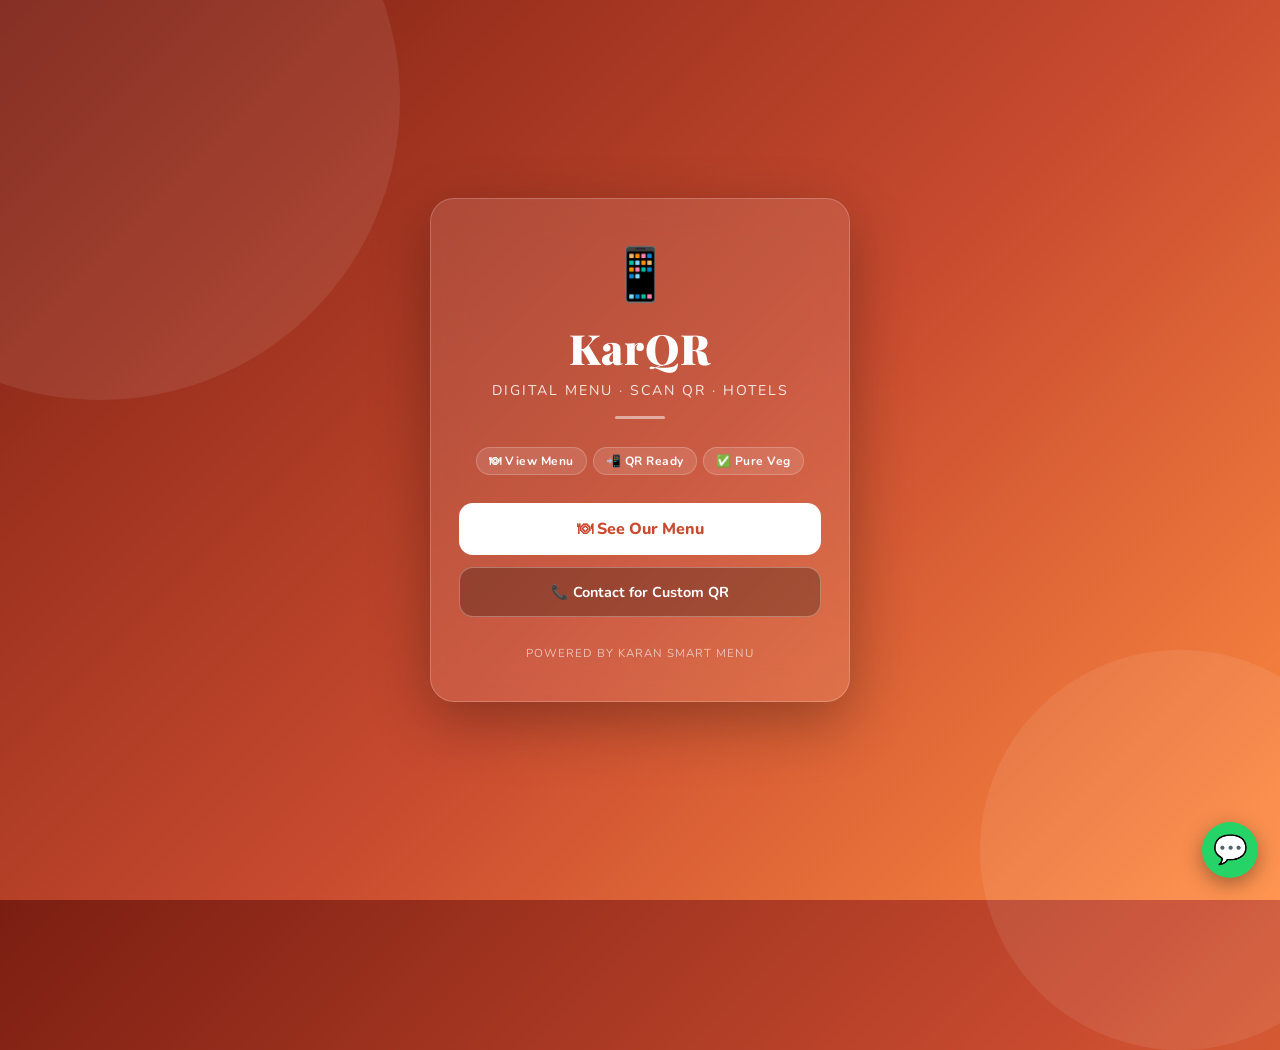
<file: index.html>
<!DOCTYPE html>
<html lang="en">

<head>
  <meta charset="UTF-8">
  <meta name="viewport" content="width=device-width, initial-scale=1.0">
  <title>KarQR — Digital Menu for Restaurants</title>
  <meta name="description"
    content="KarQR — Digital QR Menu for restaurants and hotels. Scan QR, view menu, order easy.">
  <link
    href="https://fonts.googleapis.com/css2?family=Playfair+Display:wght@700;900&family=Nunito:wght@400;600;700;800&display=swap"
    rel="stylesheet">
  <style>
    * {
      margin: 0;
      padding: 0;
      box-sizing: border-box
    }

    body {
      font-family: 'Nunito', sans-serif;
      min-height: 100vh;
      display: flex;
      align-items: center;
      justify-content: center;
      background: linear-gradient(135deg, #7b1e12 0%, #c84b2f 55%, #ff8c42 100%);
      color: #fff;
      padding: 20px;
      overflow: hidden;
      position: relative;
    }

    /* Animated background circles */
    body::before,
    body::after {
      content: '';
      position: absolute;
      border-radius: 50%;
      opacity: .08;
      animation: drift 12s ease-in-out infinite;
    }

    body::before {
      width: 600px;
      height: 600px;
      background: #fff;
      top: -200px;
      left: -200px;
      animation-delay: 0s;
    }

    body::after {
      width: 400px;
      height: 400px;
      background: #fff;
      bottom: -150px;
      right: -100px;
      animation-delay: 6s;
    }

    @keyframes drift {

      0%,
      100% {
        transform: translate(0, 0) scale(1)
      }

      50% {
        transform: translate(30px, 20px) scale(1.05)
      }
    }

    .card {
      width: 100%;
      max-width: 420px;
      background: rgba(255, 255, 255, .1);
      backdrop-filter: blur(16px);
      -webkit-backdrop-filter: blur(16px);
      border: 1px solid rgba(255, 255, 255, .2);
      border-radius: 24px;
      padding: 40px 28px;
      text-align: center;
      box-shadow: 0 20px 60px rgba(0, 0, 0, .3);
      position: relative;
      z-index: 2;
      animation: slideUp .6s ease;
    }

    @keyframes slideUp {
      from {
        opacity: 0;
        transform: translateY(30px)
      }

      to {
        opacity: 1;
        transform: translateY(0)
      }
    }

    .logo-icon {
      font-size: 52px;
      margin-bottom: 10px;
      display: block;
      animation: wobble 3s ease-in-out infinite
    }

    @keyframes wobble {

      0%,
      100% {
        transform: rotate(-3deg)
      }

      50% {
        transform: rotate(3deg)
      }
    }

    .logo-text {
      font-family: 'Playfair Display', serif;
      font-size: 2.6rem;
      font-weight: 900;
      letter-spacing: 1px;
      margin-bottom: 6px;
    }

    .logo-sub {
      font-size: .88rem;
      opacity: .85;
      letter-spacing: 2px;
      text-transform: uppercase;
      margin-bottom: 10px;
    }

    .divider {
      width: 50px;
      height: 3px;
      background: rgba(255, 255, 255, .5);
      border-radius: 2px;
      margin: 16px auto 28px;
    }

    .features {
      display: flex;
      gap: 6px;
      justify-content: center;
      margin-bottom: 28px;
      flex-wrap: wrap;
    }

    .feat {
      background: rgba(255, 255, 255, .12);
      border: 1px solid rgba(255, 255, 255, .2);
      border-radius: 20px;
      padding: 5px 12px;
      font-size: .75rem;
      font-weight: 700;
      letter-spacing: .5px;
    }

    .btn-primary {
      display: block;
      width: 100%;
      padding: 15px 24px;
      margin-bottom: 12px;
      background: #fff;
      color: #C84B2F;
      border: none;
      border-radius: 14px;
      font-size: 1rem;
      font-weight: 800;
      cursor: pointer;
      font-family: 'Nunito', sans-serif;
      transition: transform .15s, box-shadow .15s;
      text-decoration: none;
    }

    .btn-primary:hover {
      transform: translateY(-2px);
      box-shadow: 0 8px 24px rgba(0, 0, 0, .2)
    }

    .btn-primary:active {
      transform: translateY(0)
    }

    .btn-secondary {
      display: block;
      width: 100%;
      padding: 14px 24px;
      background: rgba(0, 0, 0, .25);
      color: #fff;
      border: 1.5px solid rgba(255, 255, 255, .3);
      border-radius: 14px;
      font-size: .9rem;
      font-weight: 700;
      cursor: pointer;
      font-family: 'Nunito', sans-serif;
      transition: background .2s, transform .15s;
      text-decoration: none;
    }

    .btn-secondary:hover {
      background: rgba(0, 0, 0, .4);
      transform: translateY(-1px)
    }

    .powered {
      margin-top: 28px;
      font-size: .72rem;
      opacity: .6;
      letter-spacing: 1px;
      text-transform: uppercase;
    }

    /* Floating WhatsApp */
    .wa-fab {
      position: fixed;
      bottom: 22px;
      right: 22px;
      width: 56px;
      height: 56px;
      border-radius: 50%;
      background: #25D366;
      border: none;
      color: #fff;
      font-size: 28px;
      display: flex;
      align-items: center;
      justify-content: center;
      cursor: pointer;
      box-shadow: 0 6px 20px rgba(0, 0, 0, .35);
      transition: transform .2s, box-shadow .2s;
      z-index: 99;
      text-decoration: none;
      animation: pulse 2.5s infinite;
    }

    .wa-fab:hover {
      transform: scale(1.1)
    }

    @keyframes pulse {

      0%,
      100% {
        box-shadow: 0 6px 20px rgba(0, 0, 0, .35), 0 0 0 0 rgba(37, 211, 102, .4)
      }

      50% {
        box-shadow: 0 6px 20px rgba(0, 0, 0, .35), 0 0 0 10px rgba(37, 211, 102, 0)
      }
    }
  </style>
</head>

<body>

  <div class="card">
    <span class="logo-icon">📱</span>
    <div class="logo-text">KarQR</div>
    <div class="logo-sub">Digital Menu · Scan QR · Hotels</div>
    <div class="divider"></div>

    <div class="features">
      <span class="feat">🍽 View Menu</span>
      <span class="feat">📲 QR Ready</span>
      <span class="feat">✅ Pure Veg</span>
    </div>

    <a href="menu.html" class="btn-primary">🍽 See Our Menu</a>
    <a href="https://wa.me/916238093007?text=Hello%20I%20want%20Custom%20QR%20Menu" target="_blank"
      class="btn-secondary">📞 Contact for Custom QR</a>

    <p class="powered">Powered by Karan Smart Menu</p>
  </div>

  <!-- Floating WhatsApp button -->
  <a href="https://wa.me/916238093007?text=Hello%20I%20want%20Custom%20QR%20Menu" target="_blank" class="wa-fab"
    title="Chat on WhatsApp">💬</a>

</body>

</html>
</file>
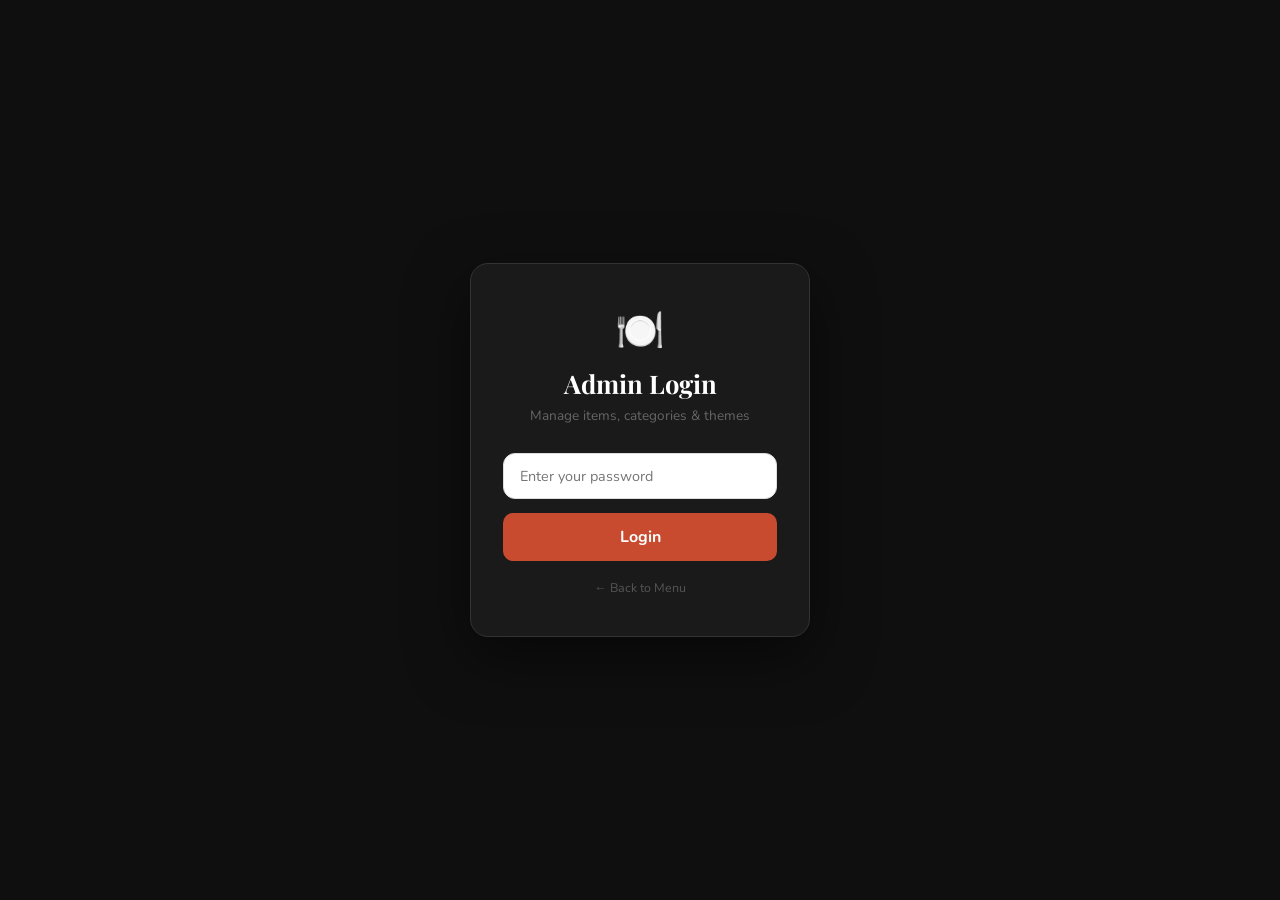
<file: admin.html>
<!DOCTYPE html>
<html lang="en">
<head>
<meta charset="UTF-8">
<meta name="viewport" content="width=device-width, initial-scale=1.0">
<title>Admin Panel — KarQR</title>
<link href="https://fonts.googleapis.com/css2?family=Playfair+Display:wght@700;900&family=Nunito:wght@400;600;700;800&display=swap" rel="stylesheet">
<link rel="stylesheet" href="css/style.css">
<link rel="stylesheet" href="css/admin.css">
</head>
<body style="background:#0f0f0f">

<div id="admin-login">
  <div class="login-box">
    <div class="login-logo">🍽️</div>
    <h2>Admin Login</h2>
    <p class="sub">Manage items, categories & themes</p>
    <input type="password" id="pwd-input" placeholder="Enter your password">
    <button class="login-submit" onclick="doLogin()">Login</button>
    <p class="login-err" id="login-err">Wrong password. Try again.</p>
    <a class="back-link" href="menu.html">← Back to Menu</a>
  </div>
</div>

<div id="admin-panel">
  <div class="admin-header">
    <h2>🍽 Menu Manager</h2>
    <div class="admin-header-btns">
      <a href="menu.html" class="abtn abtn-ghost">← View Menu</a>
      <button class="abtn abtn-primary" onclick="saveAll()">Save & Published</button>
    </div>
  </div>

  <div class="admin-body">
    <div class="admin-nav">
      <button class="admin-nav-btn active" data-tab="info" onclick="showAdminTab('info')">Restaurant</button>
      <button class="admin-nav-btn" data-tab="theme" onclick="showAdminTab('theme')">Theme</button>
      <button class="admin-nav-btn" data-tab="cats" onclick="showAdminTab('cats')">Categories</button>
      <button class="admin-nav-btn" data-tab="items" onclick="showAdminTab('items')">Menu Items</button>
      <button class="admin-nav-btn" data-tab="settings" onclick="showAdminTab('settings')">Settings</button>
    </div>

    <!-- TAB: Restaurant Info -->
    <div class="admin-tab-content active" id="tab-info">
      <div class="admin-section">
        <h3>Restaurant Info</h3>
        <div class="form-row">
          <div class="form-group">
            <label>Name</label>
            <input type="text" id="inp-name">
          </div>
          <div class="form-group">
            <label>Tagline</label>
            <input type="text" id="inp-tagline">
          </div>
        </div>
        <div class="form-row">
          <div class="form-group">
            <label>WhatsApp Number (Order receive)</label>
            <input type="text" id="inp-whatsapp" placeholder="e.g. 916238093007">
          </div>
          <div class="form-group">
            <label>Packing Note</label>
            <input type="text" id="inp-packing">
          </div>
        </div>
      </div>
    </div>

    <!-- TAB: Theme -->
    <div class="admin-tab-content" id="tab-theme">
      <div class="admin-section">
        <h3>Menu Style / Theme</h3>
        <div class="theme-grid">
          <div class="theme-opt active" data-theme="theme-classic" onclick="pickTheme(this)"><div class="theme-swatch" style="background:#C84B2F"></div><div class="theme-name">Classic</div></div>
          <div class="theme-opt" data-theme="theme-dark" onclick="pickTheme(this)"><div class="theme-swatch" style="background:#111"></div><div class="theme-name">Dark</div></div>
          <div class="theme-opt" data-theme="theme-minimal" onclick="pickTheme(this)"><div class="theme-swatch" style="background:#f8f8f8"></div><div class="theme-name">Minimal</div></div>
          <div class="theme-opt" data-theme="theme-green" onclick="pickTheme(this)"><div class="theme-swatch" style="background:#2E7D32"></div><div class="theme-name">Green</div></div>
          <div class="theme-opt" data-theme="theme-street" onclick="pickTheme(this)"><div class="theme-swatch" style="background:#FF5722"></div><div class="theme-name">Street</div></div>
          <div class="theme-opt" data-theme="theme-pastel" onclick="pickTheme(this)"><div class="theme-swatch" style="background:#FFF5F7"></div><div class="theme-name">Pastel</div></div>
        </div>
      </div>
    </div>

    <!-- TAB: Categories -->
    <div class="admin-tab-content" id="tab-cats">
      <div class="admin-section">
        <h3>Categories</h3>
        <div class="cat-list" id="cat-list"></div>
        <div class="form-row" style="margin-top:20px;gap:10px">
          <input type="text" id="new-cat-icon" placeholder="🍔" style="width:50px;text-align:center">
          <input type="text" id="new-cat-name" placeholder="New category name" style="flex:1">
          <button class="abtn abtn-primary" onclick="addCategory()">+ Add Category</button>
        </div>
      </div>
    </div>

    <!-- TAB: Menu Items -->
    <div class="admin-tab-content" id="tab-items">
      <div class="admin-section">
        <h3>Items <span class="badge" id="item-count-badge">0</span></h3>
        
        <!-- Add Item Form moved to Top -->
        <div class="add-item-form" style="margin-bottom: 30px; border-bottom: 1px solid var(--card-border); padding-bottom: 30px;">
          <h4>+ New Item</h4>
          <div class="form-row">
            <input type="text" id="new-item-name" placeholder="Name" style="flex:2">
            <input type="text" id="new-item-guj" placeholder="Gujarati (opt)">
          </div>
          <div class="form-row">
            <input type="text" id="new-item-desc" placeholder="Desc" style="flex:3">
            <input type="number" id="new-item-price" placeholder="Price">
          </div>
          <div class="form-row">
            <input type="text" id="new-item-offer" placeholder="Offer (e.g. 10% OFF)" style="flex:1">
            <select id="new-item-cat" style="flex:1"></select>
          </div>
          <div class="form-row">
            <select id="new-item-type" style="flex:1">
              <option value="card">Card</option>
              <option value="thali">Thali</option>
            </select>
            <select id="new-item-spice" style="flex:1">
              <option value="0">Not Spicy (0)</option>
              <option value="1">Mild (🌶️)</option>
              <option value="2">Medium (🌶️🌶️)</option>
              <option value="3">Spicy (🌶️🌶️🌶️)</option>
            </select>
          </div>
          <div class="form-row" style="flex-wrap:wrap">
            <div style="display:flex;gap:10px;align-items:center;flex:1">
              <label style="display:flex;align-items:center;gap:4px;font-size:.7rem;color:#888"><input type="checkbox" id="new-item-veg" checked> Veg</label>
              <label style="display:flex;align-items:center;gap:4px;font-size:.7rem;color:#888"><input type="checkbox" id="new-item-pop"> Popular</label>
              <label style="display:flex;align-items:center;gap:4px;font-size:.7rem;color:#888"><input type="checkbox" id="new-item-most"> Most Ordered</label>
              <label style="display:flex;align-items:center;gap:4px;font-size:.7rem;color:#888"><input type="checkbox" id="new-item-feat"> Featured</label>
            </div>
          </div>
          <div class="form-row">
            <button class="abtn abtn-primary" style="width:100%" onclick="addItem()">+ Add Item</button>
          </div>
        </div>

        <div class="form-row" style="margin-bottom:12px">
          <select id="filter-cat" onchange="renderItemsTable()" style="background:#111;color:#fff;border:1px solid #333;padding:8px;border-radius:8px;flex:1"></select>
          <button class="abtn abtn-ghost" onclick="togglePriceSort()">Price <span id="price-sort-arrow">⬍</span></button>
        </div>
        <div class="table-wrap"><table class="items-table"><thead><tr><th>Item</th><th>Cat</th><th>Price</th><th>Actions</th></tr></thead><tbody id="items-tbody"></tbody></table></div>
      </div>
    </div>

    <!-- TAB: Settings -->
    <div class="admin-tab-content" id="tab-settings">
      <div class="admin-section">
        <h3>Change Password</h3>
        <input type="password" id="new-pwd" placeholder="New" style="width:100%;margin-bottom:10px;background:#111;color:#fff;border:1px solid #333;padding:12px;border-radius:8px">
        <input type="password" id="confirm-pwd" placeholder="Confirm" style="width:100%;margin-bottom:10px;background:#111;color:#fff;border:1px solid #333;padding:12px;border-radius:8px">
        <button class="abtn abtn-ghost" onclick="changePwd()">Update Password</button>
      </div>
    </div>
  </div>
</div>

<div class="modal-overlay" id="edit-modal" onclick="if(event.target===this)closeEditModal()">
  <div class="modal-box">
    <div class="modal-title">Edit Item</div>
    <div class="form-row"><input type="text" id="edit-item-name" placeholder="Name"><input type="text" id="edit-item-guj" placeholder="Gujarati"></div>
    <div class="form-row"><input type="text" id="edit-item-desc" placeholder="Desc" style="flex:3"><input type="number" id="edit-item-price" placeholder="Price"></div>
    <div class="form-row"><input type="text" id="edit-item-offer" placeholder="Offer text" style="flex:1"><select id="edit-item-cat" style="flex:1"></select></div>
    <div class="form-row">
      <select id="edit-item-type" style="flex:1"><option value="card">Card</option><option value="thali">Thali</option></select>
      <select id="edit-item-spice" style="flex:1">
        <option value="0">No Spice</option>
        <option value="1">Mild 🌶️</option>
        <option value="2">Medium 🌶️🌶️</option>
        <option value="3">Spicy 🌶️🌶️🌶️</option>
      </select>
    </div>
    <div class="form-row" style="flex-wrap:wrap;gap:12px">
      <label style="color:#888;font-size:11px;display:flex;align-items:center;gap:4px"><input type="checkbox" id="edit-item-veg"> Veg</label>
      <label style="color:#888;font-size:11px;display:flex;align-items:center;gap:4px"><input type="checkbox" id="edit-item-avail"> Available</label>
      <label style="color:#888;font-size:11px;display:flex;align-items:center;gap:4px"><input type="checkbox" id="edit-item-pop"> Popular</label>
      <label style="color:#888;font-size:11px;display:flex;align-items:center;gap:4px"><input type="checkbox" id="edit-item-most"> Most Ordered</label>
      <label style="color:#888;font-size:11px;display:flex;align-items:center;gap:4px"><input type="checkbox" id="edit-item-feat"> Featured</label>
    </div>
    <div class="modal-actions"><button class="abtn abtn-ghost" onclick="closeEditModal()">Close</button><button class="abtn abtn-primary" onclick="saveEditModal()">Save Changes</button></div>
  </div>
</div>

<div class="toast" id="toast"></div>
<script src="js/data.js"></script>
<script src="js/admin.js"></script>
</body>
</html>
</file>
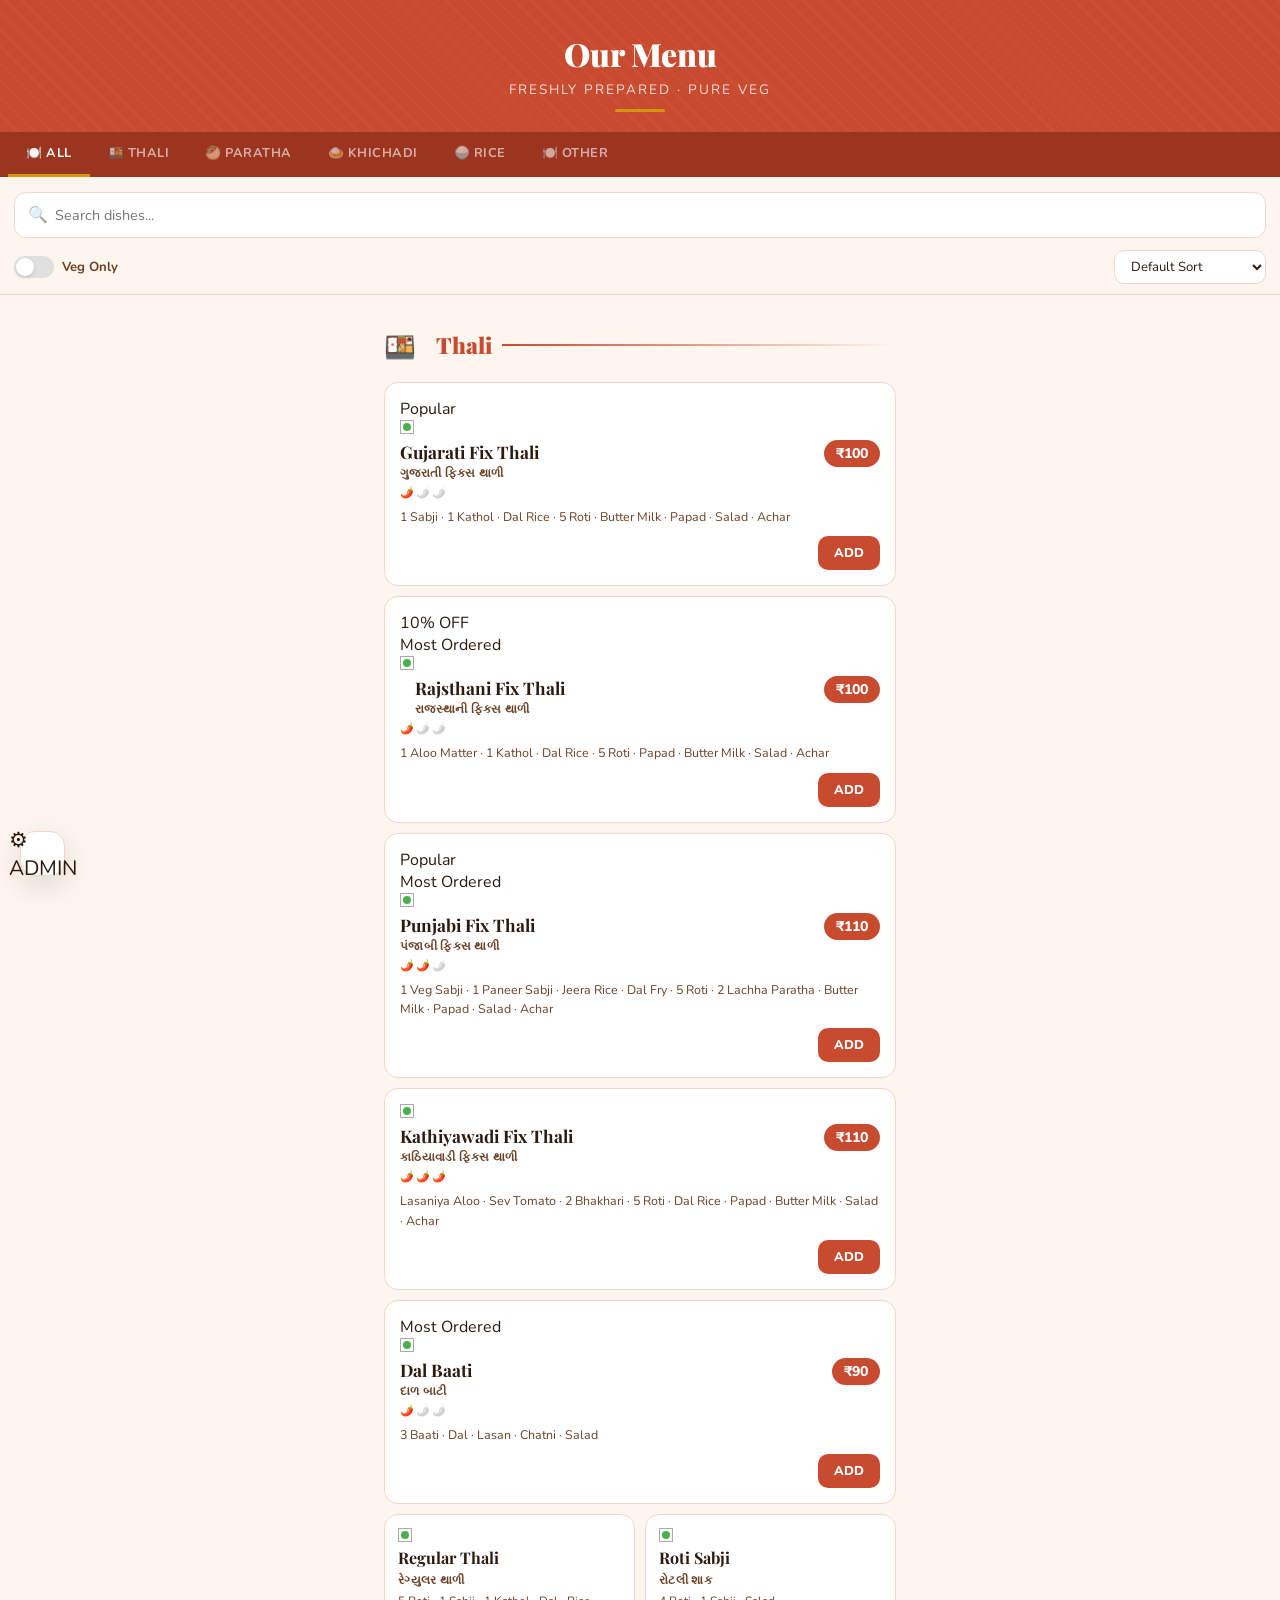
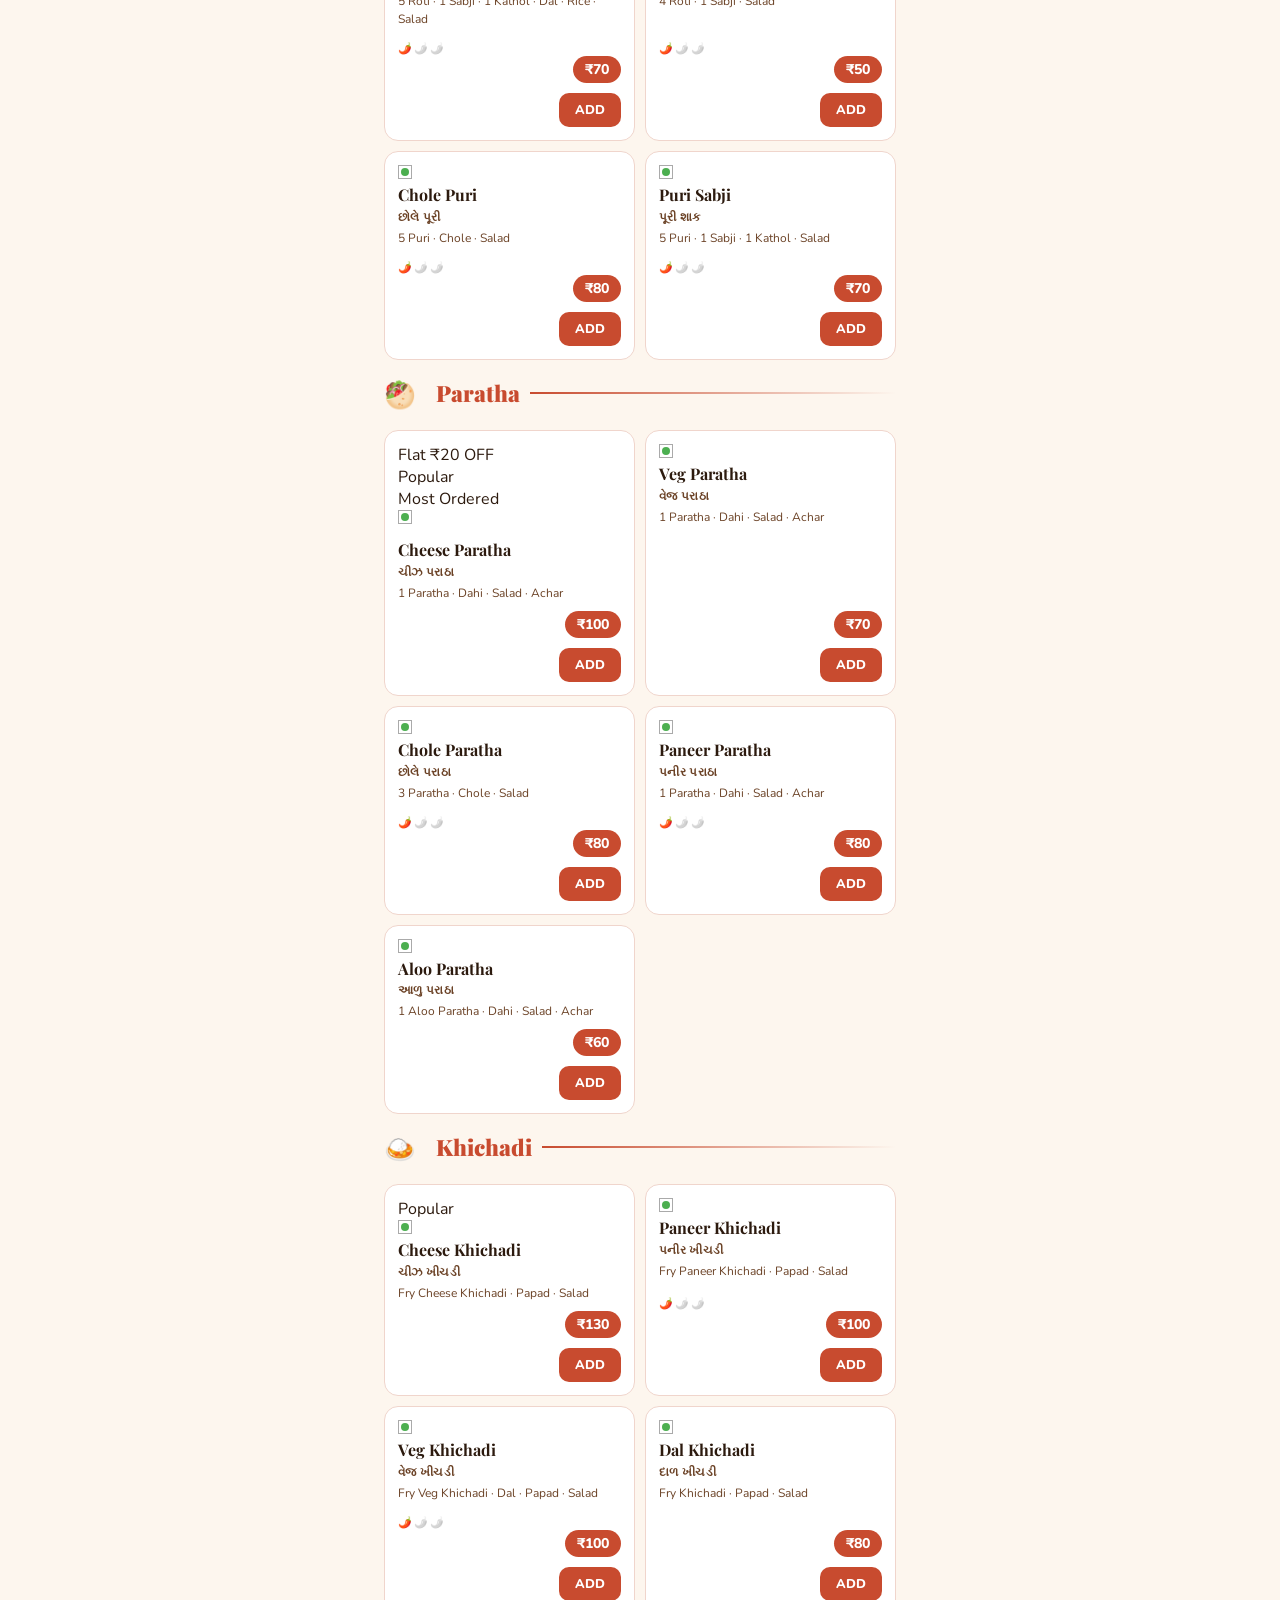
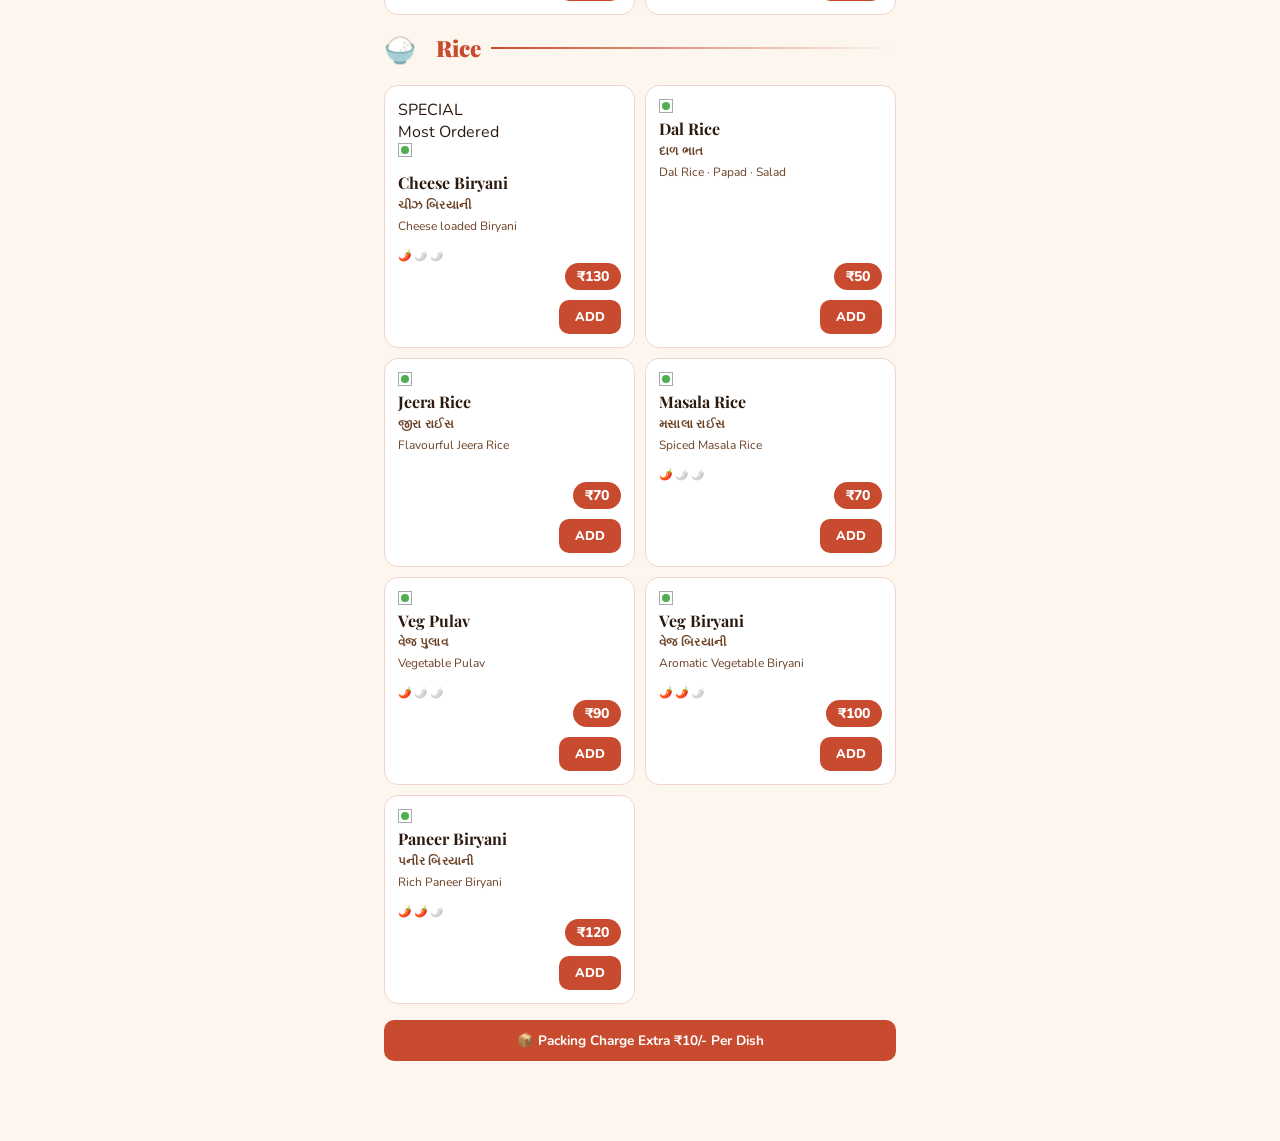
<file: menu.html>
<!DOCTYPE html>
<html lang="en">
<head>
<meta charset="UTF-8">
<meta name="viewport" content="width=device-width, initial-scale=1.0, maximum-scale=1.0, user-scalable=no">
<title id="page-title">Menu</title>
<link href="https://fonts.googleapis.com/css2?family=Playfair+Display:wght@700;900&family=Nunito:wght@400;600;700;800&display=swap" rel="stylesheet">
<link rel="stylesheet" href="css/style.css">
<link rel="stylesheet" href="css/menu.css">
</head>
<body class="theme-classic">

<!-- ===== HEADER ===== -->
<div class="menu-header">
  <h1 id="rest-name">Our Menu</h1>
  <p id="rest-tagline">Scan QR · View Menu · Order Easy</p>
  <div class="header-line"></div>
</div>

<!-- ===== TAB BAR ===== -->
<div class="tab-bar" id="tab-bar"></div>

<!-- ===== SEARCH & FILTER ===== -->
<div id="search-filter-container"></div>

<!-- ===== MENU BODY ===== -->
<div class="menu-body" id="menu-body"></div>

<!-- ===== FLOATING CART BTN ===== -->
<div class="floating-cart-btn" id="floating-cart-btn" onclick="openCart()">
  <div class="cart-icon-wrap">
    🛒 <span class="cart-count-badge" id="cart-badge">0</span>
  </div>
  <span class="cart-text">VIEW ORDER</span>
</div>

<!-- ===== CART OVERLAY / BOTTOM SHEET ===== -->
<div class="cart-overlay" id="cart-overlay" onclick="if(event.target===this)closeCart()">
  <div class="cart-panel">
    <div class="cart-header">
      <h3>Your Order</h3>
      <button class="close-cart" onclick="closeCart()">×</button>
    </div>
    
    <div class="cart-items-wrap" id="cart-items-container">
      <!-- Cart items injected here -->
    </div>

    <div class="checkout-area" id="cart-checkout-btn">
      <div class="checkout-input-group">
        <label>Table Number / Pick-up Note</label>
        <input type="text" id="table-no" placeholder="e.g. Table 4 or Takeaway">
      </div>
      <div class="checkout-input-group">
        <label>Your Name</label>
        <input type="text" id="cust-name" placeholder="Optional">
      </div>
      <button class="checkout-btn" onclick="sendWhatsAppOrder()">
        <span>ORDER VIA WHATSAPP</span>
      </button>
    </div>
  </div>
</div>

<!-- ===== ADMIN LINK ===== -->
<a href="admin.html" class="admin-trigger">⚙ ADMIN</a>

<!-- ===== TOAST ===== -->
<div class="toast" id="toast"></div>

<script src="js/data.js"></script>
<script src="js/cart.js"></script>
<script src="js/menu.js"></script>
</body>
</html>
</file>
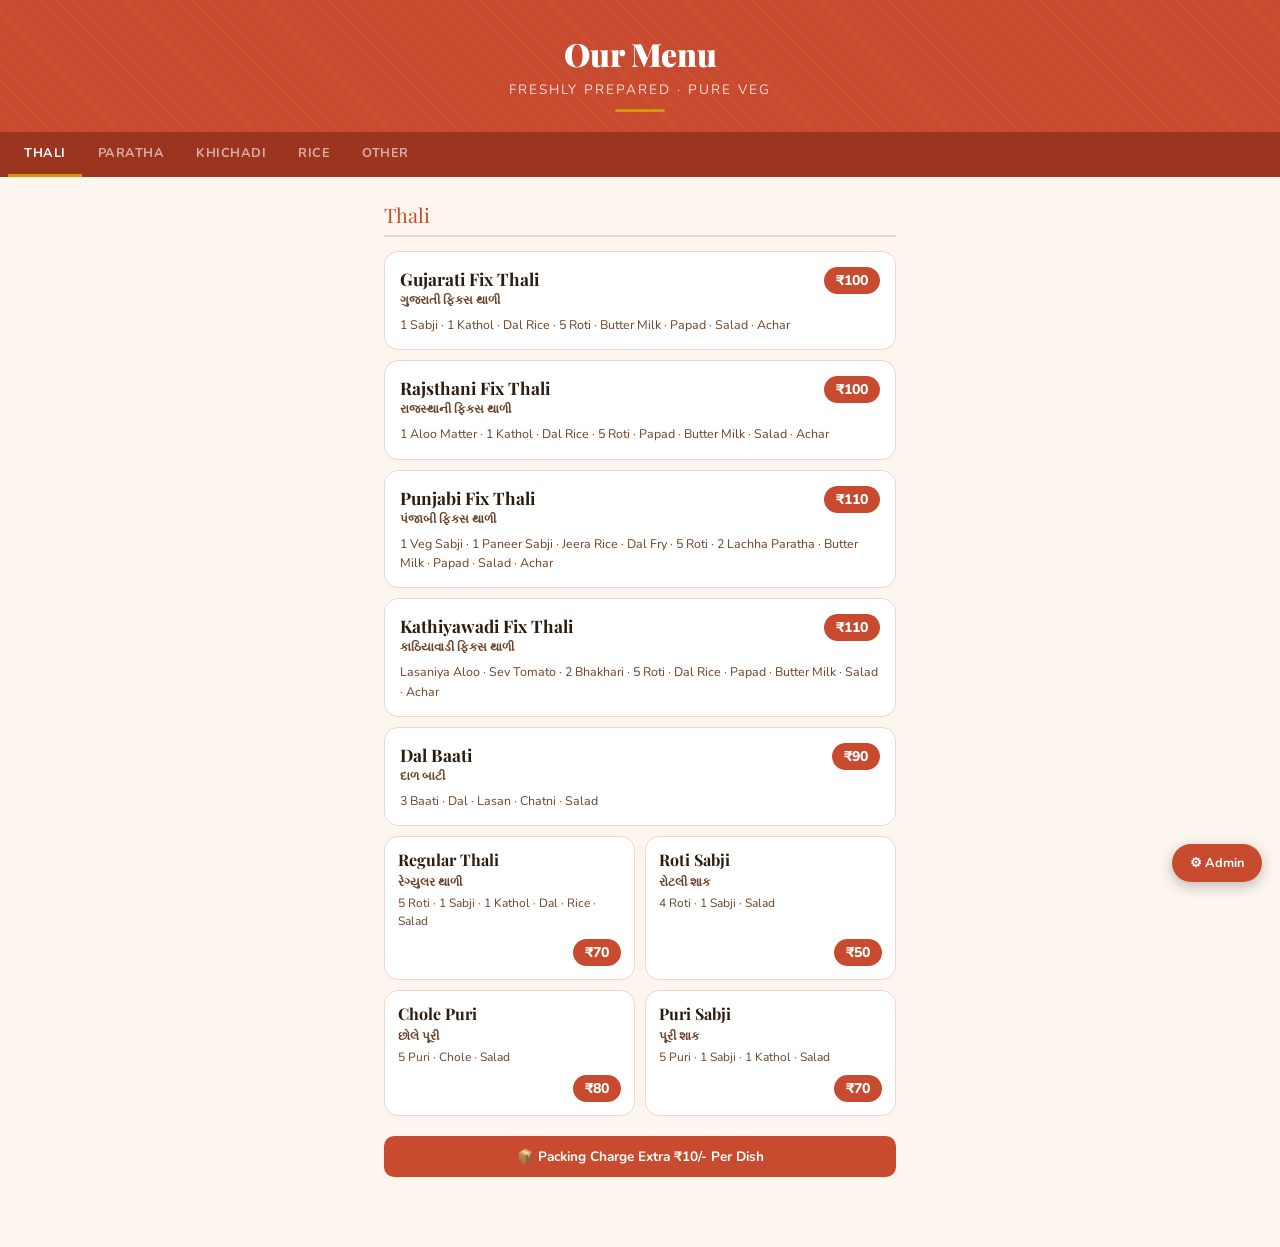
<file: qr-Menu_system.html>
<!DOCTYPE html>
<html lang="en">
<head>
<meta charset="UTF-8">
<meta name="viewport" content="width=device-width, initial-scale=1.0">
<title id="page-title">Restaurant Menu</title>
<link href="https://fonts.googleapis.com/css2?family=Playfair+Display:wght@700;900&family=Nunito:wght@400;600;700;800&display=swap" rel="stylesheet">
<style>
/* ===== BASE ===== */
*{margin:0;padding:0;box-sizing:border-box}
body{font-family:'Nunito',sans-serif;min-height:100vh;background:#FDF6EE;color:#2C1A0E}

/* ===== THEMES ===== */
body.theme-classic{--bg:#FDF6EE;--primary:#C84B2F;--primary-dark:#9C3520;--accent:#D4960A;--card:#fff;--card-border:#F0D5CC;--text:#2C1A0E;--text-muted:#6B4226;--tab-bg:#9C3520;--badge-bg:#C84B2F;--header-bg:#C84B2F}
body.theme-dark{--bg:#111;--primary:#D4AF37;--primary-dark:#B8960A;--accent:#FF6B35;--card:#1e1e1e;--card-border:#333;--text:#eee;--text-muted:#888;--tab-bg:#0a0a0a;--badge-bg:#D4AF37;--header-bg:#0a0a0a}
body.theme-minimal{--bg:#f8f8f8;--primary:#111;--primary-dark:#333;--accent:#111;--card:#fff;--card-border:#e0e0e0;--text:#111;--text-muted:#666;--tab-bg:#111;--badge-bg:#111;--header-bg:#fff}
body.theme-green{--bg:#F1F8F1;--primary:#2E7D32;--primary-dark:#1B5E20;--accent:#558B2F;--card:#fff;--card-border:#C8E6C9;--text:#1B2E1B;--text-muted:#4a6a4a;--tab-bg:#1B5E20;--badge-bg:#2E7D32;--header-bg:#2E7D32}
body.theme-street{--bg:#111;--primary:#FF5722;--primary-dark:#BF360C;--accent:#FFC107;--card:#1e1e1e;--card-border:#2a2a2a;--text:#fff;--text-muted:#aaa;--tab-bg:#0a0a0a;--badge-bg:#FF5722;--header-bg:#FF5722}
body.theme-pastel{--bg:#FFF5F7;--primary:#C2185B;--primary-dark:#880E4F;--accent:#E91E63;--card:#fff;--card-border:#F8BBD0;--text:#2a0a14;--text-muted:#7a3a54;--tab-bg:#880E4F;--badge-bg:#C2185B;--header-bg:#C2185B}

body{background:var(--bg);color:var(--text)}

/* ===== CUSTOMER VIEW ===== */
#customer-view{display:block}
#admin-login,#admin-panel{display:none}

.menu-header{background:var(--header-bg);padding:32px 20px 20px;text-align:center;position:relative;overflow:hidden}
.menu-header::before{content:'';position:absolute;inset:0;background:repeating-linear-gradient(45deg,rgba(255,255,255,.03) 0,rgba(255,255,255,.03) 2px,transparent 2px,transparent 12px)}
.menu-header h1{font-family:'Playfair Display',serif;font-size:2rem;font-weight:900;color:#fff;position:relative}
body.theme-minimal .menu-header h1{color:#111}
body.theme-minimal .menu-header{background:#fff;border-bottom:2px solid #111}
.menu-header p{color:rgba(255,255,255,.8);font-size:.85rem;margin-top:5px;letter-spacing:2px;text-transform:uppercase;position:relative}
body.theme-minimal .menu-header p{color:#666}
.header-line{width:50px;height:3px;background:var(--accent);margin:10px auto 0;border-radius:2px;position:relative}

.tab-bar{display:flex;overflow-x:auto;background:var(--tab-bg);padding:0 8px;scrollbar-width:none;position:sticky;top:0;z-index:50}
.tab-bar::-webkit-scrollbar{display:none}
.tab-btn{flex-shrink:0;padding:12px 16px;color:rgba(255,255,255,.6);font-size:.8rem;font-weight:700;letter-spacing:.5px;cursor:pointer;border:none;background:none;border-bottom:3px solid transparent;transition:all .2s;white-space:nowrap;font-family:'Nunito',sans-serif;text-transform:uppercase}
.tab-btn.active{color:#fff;border-bottom-color:var(--accent)}

.menu-body{padding:18px 14px 70px;max-width:540px;margin:0 auto}
.section-title{font-family:'Playfair Display',serif;font-size:1.25rem;color:var(--primary);margin:6px 0 14px;padding-bottom:7px;border-bottom:2px solid var(--card-border)}
.menu-grid{display:grid;grid-template-columns:1fr 1fr;gap:10px;margin-bottom:20px}
.menu-grid.single{grid-template-columns:1fr}
.menu-card{background:var(--card);border-radius:14px;padding:13px;border:1.5px solid var(--card-border);display:flex;flex-direction:column;transition:transform .15s}
.menu-card:hover{transform:translateY(-2px)}
.card-name{font-family:'Playfair Display',serif;font-size:1rem;font-weight:700;color:var(--text);line-height:1.3;margin-bottom:3px}
.card-sub{font-size:.75rem;color:var(--text-muted);margin-bottom:4px;font-weight:600}
.card-desc{font-size:.75rem;color:var(--text-muted);line-height:1.5;margin-bottom:9px;flex:1}
.card-footer{display:flex;justify-content:flex-end}
.price-badge{background:var(--badge-bg);color:#fff;font-size:.88rem;font-weight:800;padding:4px 12px;border-radius:20px}
body.theme-dark .price-badge{color:#111}
body.theme-minimal .price-badge{color:#fff}

.thali-card{background:var(--card);border-radius:14px;padding:15px;border:1.5px solid var(--card-border);margin-bottom:10px;transition:transform .15s}
.thali-card:hover{transform:translateY(-2px)}
.thali-top{display:flex;justify-content:space-between;align-items:flex-start;margin-bottom:7px}
.thali-name{font-family:'Playfair Display',serif;font-size:1.08rem;font-weight:700;color:var(--text)}
.thali-sub{font-size:.75rem;color:var(--text-muted);margin-top:2px;font-weight:600}
.thali-desc{font-size:.78rem;color:var(--text-muted);line-height:1.55}

.packing-note{background:var(--primary);color:#fff;text-align:center;padding:11px;font-size:.85rem;font-weight:700;border-radius:10px;margin-top:8px}

.cat-label{font-size:.75rem;font-weight:800;letter-spacing:1.5px;text-transform:uppercase;color:var(--primary);margin:18px 0 9px}

/* ===== ADMIN TRIGGER ===== */
.admin-trigger{position:fixed;bottom:18px;right:18px;background:var(--primary);color:#fff;border:none;border-radius:50px;padding:10px 18px;font-size:.8rem;font-weight:700;cursor:pointer;font-family:'Nunito',sans-serif;z-index:100;box-shadow:0 4px 14px rgba(0,0,0,.25)}

/* ===== LOGIN ===== */
#admin-login{min-height:100vh;display:none;align-items:center;justify-content:center;background:#0f0f0f}
.login-box{background:#1a1a1a;border:1px solid #333;border-radius:18px;padding:40px 32px;width:320px;text-align:center}
.login-box h2{font-family:'Playfair Display',serif;color:#fff;font-size:1.6rem;margin-bottom:6px}
.login-box p{color:#666;font-size:.85rem;margin-bottom:28px}
.login-box input{width:100%;padding:12px 16px;background:#111;border:1px solid #333;border-radius:10px;color:#fff;font-size:.95rem;font-family:'Nunito',sans-serif;margin-bottom:14px;outline:none;transition:border .2s}
.login-box input:focus{border-color:#C84B2F}
.login-box button{width:100%;padding:13px;background:#C84B2F;color:#fff;border:none;border-radius:10px;font-size:1rem;font-weight:700;cursor:pointer;font-family:'Nunito',sans-serif;transition:background .2s}
.login-box button:hover{background:#9C3520}
.login-err{color:#ff6b6b;font-size:.82rem;margin-top:8px;display:none}

/* ===== ADMIN PANEL ===== */
#admin-panel{min-height:100vh;background:#0f0f0f;color:#eee;display:none}
.admin-header{background:#1a1a1a;border-bottom:1px solid #333;padding:16px 20px;display:flex;align-items:center;justify-content:space-between}
.admin-header h2{font-family:'Playfair Display',serif;color:#fff;font-size:1.3rem}
.admin-header-btns{display:flex;gap:10px}
.abtn{padding:8px 16px;border-radius:8px;font-size:.82rem;font-weight:700;cursor:pointer;font-family:'Nunito',sans-serif;border:none;transition:all .2s}
.abtn-primary{background:#C84B2F;color:#fff}
.abtn-primary:hover{background:#9C3520}
.abtn-ghost{background:transparent;border:1px solid #444;color:#ccc}
.abtn-ghost:hover{border-color:#888;color:#fff}
.abtn-danger{background:#7f1d1d;color:#fca5a5}
.abtn-danger:hover{background:#991b1b}

.admin-body{padding:20px;max-width:800px;margin:0 auto}

/* Sections */
.admin-section{background:#1a1a1a;border:1px solid #2a2a2a;border-radius:14px;padding:20px;margin-bottom:18px}
.admin-section h3{font-size:.95rem;font-weight:700;color:#fff;margin-bottom:16px;padding-bottom:10px;border-bottom:1px solid #2a2a2a;display:flex;align-items:center;gap:8px}
.admin-section h3 span{background:#C84B2F;color:#fff;font-size:.7rem;padding:2px 8px;border-radius:20px}

/* Inputs */
.form-row{display:flex;gap:10px;margin-bottom:12px;flex-wrap:wrap}
.form-group{display:flex;flex-direction:column;gap:5px;flex:1;min-width:140px}
.form-group label{font-size:.75rem;color:#888;font-weight:600;letter-spacing:.5px;text-transform:uppercase}
.form-group input,.form-group textarea,.form-group select{background:#111;border:1px solid #333;border-radius:8px;color:#eee;padding:9px 12px;font-size:.88rem;font-family:'Nunito',sans-serif;outline:none;transition:border .2s}
.form-group input:focus,.form-group textarea:focus,.form-group select:focus{border-color:#C84B2F}
.form-group textarea{resize:vertical;min-height:60px}
.form-group select option{background:#1a1a1a}

/* Theme picker */
.theme-grid{display:grid;grid-template-columns:repeat(3,1fr);gap:8px}
.theme-opt{border:2px solid #333;border-radius:10px;overflow:hidden;cursor:pointer;transition:border-color .2s}
.theme-opt.active{border-color:#C84B2F}
.theme-opt:hover{border-color:#666}
.theme-swatch{height:40px;display:flex;align-items:center;justify-content:space-between;padding:0 10px}
.theme-name{font-size:.75rem;color:#ccc;padding:5px 8px;background:#111;text-align:center;font-weight:600}

/* Category list */
.cat-list{display:flex;flex-direction:column;gap:8px;margin-bottom:12px}
.cat-item{background:#111;border:1px solid #2a2a2a;border-radius:10px;padding:12px 14px;display:flex;align-items:center;gap:10px}
.cat-item-name{flex:1;font-size:.9rem;color:#eee;font-weight:600}
.cat-drag{color:#555;cursor:grab;font-size:1.1rem}

/* Item table */
.items-table{width:100%;border-collapse:collapse}
.items-table th{font-size:.72rem;color:#666;font-weight:700;letter-spacing:.5px;text-align:left;padding:6px 8px;border-bottom:1px solid #2a2a2a;text-transform:uppercase}
.items-table td{padding:8px;border-bottom:1px solid #1e1e1e;vertical-align:middle}
.items-table tr:last-child td{border:none}
.item-row-name{font-size:.88rem;color:#eee;font-weight:600}
.item-row-desc{font-size:.75rem;color:#666;margin-top:2px}
.item-price{font-size:.88rem;color:#C84B2F;font-weight:700;white-space:nowrap}
.item-actions{display:flex;gap:6px;justify-content:flex-end}
.ibtn{padding:5px 10px;border-radius:6px;font-size:.75rem;font-weight:700;cursor:pointer;border:none;font-family:'Nunito',sans-serif}
.ibtn-edit{background:#1e3a5f;color:#93c5fd}
.ibtn-del{background:#3f1a1a;color:#fca5a5}

/* Add item form */
.add-item-form{background:#111;border:1px solid #2a2a2a;border-radius:10px;padding:14px;margin-top:10px}
.add-item-form h4{font-size:.8rem;color:#888;font-weight:700;margin-bottom:12px;text-transform:uppercase;letter-spacing:.5px}

/* Packing note */
#packing-input{width:100%}

/* Toast */
.toast{position:fixed;bottom:30px;left:50%;transform:translateX(-50%);background:#1a1a1a;border:1px solid #C84B2F;color:#fff;padding:10px 22px;border-radius:30px;font-size:.85rem;font-weight:600;z-index:999;opacity:0;transition:opacity .3s;pointer-events:none}
.toast.show{opacity:1}
</style>
</head>
<body class="theme-classic">

<!-- ===== CUSTOMER VIEW ===== -->
<div id="customer-view">
  <div class="menu-header">
    <h1 id="rest-name">Our Menu</h1>
    <p id="rest-tagline">Freshly Prepared · Pure Veg</p>
    <div class="header-line"></div>
  </div>
  <div class="tab-bar" id="tab-bar"></div>
  <div class="menu-body" id="menu-body"></div>
  <button class="admin-trigger" onclick="showLogin()">⚙ Admin</button>
</div>

<!-- ===== LOGIN ===== -->
<div id="admin-login" style="display:none;min-height:100vh;align-items:center;justify-content:center;background:#0f0f0f">
  <div class="login-box">
    <h2>Admin Login</h2>
    <p>Only you can access this panel</p>
    <input type="password" id="pwd-input" placeholder="Enter your password" onkeydown="if(event.key==='Enter')doLogin()">
    <button onclick="doLogin()">Login</button>
    <p class="login-err" id="login-err">Wrong password. Try again.</p>
    <p style="margin-top:18px;font-size:.78rem;color:#444;cursor:pointer" onclick="showCustomer()">← Back to menu</p>
  </div>
</div>

<!-- ===== ADMIN PANEL ===== -->
<div id="admin-panel">
  <div class="admin-header">
    <h2>Menu Manager</h2>
    <div class="admin-header-btns">
      <button class="abtn abtn-ghost" onclick="showCustomer()">← View Menu</button>
      <button class="abtn abtn-primary" onclick="saveAll()">Save & Publish</button>
    </div>
  </div>

  <div class="admin-body">

    <!-- Restaurant Info -->
    <div class="admin-section">
      <h3>Restaurant Info <span>Visible to customers</span></h3>
      <div class="form-row">
        <div class="form-group">
          <label>Restaurant Name</label>
          <input type="text" id="inp-name" placeholder="e.g. Raju Bhai Dhaba">
        </div>
        <div class="form-group">
          <label>Tagline</label>
          <input type="text" id="inp-tagline" placeholder="e.g. Fresh · Homemade · Pure Veg">
        </div>
      </div>
      <div class="form-row">
        <div class="form-group">
          <label>Packing Charge Note</label>
          <input type="text" id="inp-packing" placeholder="e.g. Packing Charge Extra ₹10/- Per Dish">
        </div>
      </div>
    </div>

    <!-- Theme -->
    <div class="admin-section">
      <h3>Menu Style / Theme</h3>
      <div class="theme-grid">
        <div class="theme-opt active" data-theme="theme-classic" onclick="pickTheme(this)">
          <div class="theme-swatch" style="background:#C84B2F">
            <span style="color:#fff;font-size:9px;font-weight:700">ITEM</span>
            <span style="background:#fff;color:#C84B2F;font-size:9px;padding:1px 5px;border-radius:8px;font-weight:700">₹80</span>
          </div>
          <div class="theme-name">Classic Indian</div>
        </div>
        <div class="theme-opt" data-theme="theme-dark" onclick="pickTheme(this)">
          <div class="theme-swatch" style="background:#111">
            <span style="color:#eee;font-size:9px;font-weight:700">ITEM</span>
            <span style="color:#D4AF37;font-size:9px;font-weight:700">₹80</span>
          </div>
          <div class="theme-name">Dark Luxury</div>
        </div>
        <div class="theme-opt" data-theme="theme-minimal" onclick="pickTheme(this)">
          <div class="theme-swatch" style="background:#f8f8f8;border-bottom:1px solid #ddd">
            <span style="color:#111;font-size:9px;font-weight:700">ITEM</span>
            <span style="color:#111;font-size:9px;font-weight:700">₹80</span>
          </div>
          <div class="theme-name">Fresh Minimal</div>
        </div>
        <div class="theme-opt" data-theme="theme-green" onclick="pickTheme(this)">
          <div class="theme-swatch" style="background:#2E7D32">
            <span style="color:#fff;font-size:9px;font-weight:700">ITEM</span>
            <span style="background:#fff;color:#2E7D32;font-size:9px;padding:1px 5px;border-radius:8px;font-weight:700">₹80</span>
          </div>
          <div class="theme-name">Green Natural</div>
        </div>
        <div class="theme-opt" data-theme="theme-street" onclick="pickTheme(this)">
          <div class="theme-swatch" style="background:#FF5722">
            <span style="color:#fff;font-size:9px;font-weight:700">ITEM</span>
            <span style="background:#111;color:#FF5722;font-size:9px;padding:1px 5px;border-radius:8px;font-weight:700">₹80</span>
          </div>
          <div class="theme-name">Bold Street</div>
        </div>
        <div class="theme-opt" data-theme="theme-pastel" onclick="pickTheme(this)">
          <div class="theme-swatch" style="background:#FFF5F7">
            <span style="color:#C2185B;font-size:9px;font-weight:700">ITEM</span>
            <span style="background:#C2185B;color:#fff;font-size:9px;padding:1px 5px;border-radius:8px;font-weight:700">₹80</span>
          </div>
          <div class="theme-name">Pastel Soft</div>
        </div>
      </div>
    </div>

    <!-- Categories -->
    <div class="admin-section">
      <h3>Menu Categories (Tabs)</h3>
      <div class="cat-list" id="cat-list"></div>
      <div class="form-row" style="margin-bottom:0">
        <div class="form-group" style="flex:2">
          <label>New Category Name</label>
          <input type="text" id="new-cat-name" placeholder="e.g. Drinks, Starters...">
        </div>
        <div class="form-group" style="flex:0;justify-content:flex-end;padding-top:20px">
          <button class="abtn abtn-primary" onclick="addCategory()" style="white-space:nowrap">+ Add Tab</button>
        </div>
      </div>
    </div>

    <!-- Items -->
    <div class="admin-section">
      <h3>Menu Items <span id="item-count-badge">0 items</span></h3>
      <div class="form-row" style="margin-bottom:12px">
        <div class="form-group">
          <label>Filter by category</label>
          <select id="filter-cat" onchange="renderItemsTable()">
            <option value="all">All Categories</option>
          </select>
        </div>
      </div>
      <table class="items-table" id="items-table">
        <thead>
          <tr>
            <th>Item</th>
            <th>Category</th>
            <th>Price</th>
            <th style="text-align:right">Actions</th>
          </tr>
        </thead>
        <tbody id="items-tbody"></tbody>
      </table>

      <div class="add-item-form">
        <h4>+ Add New Item</h4>
        <div class="form-row">
          <div class="form-group" style="flex:2">
            <label>Item Name</label>
            <input type="text" id="new-item-name" placeholder="e.g. Paneer Biryani">
          </div>
          <div class="form-group">
            <label>Gujarati Name</label>
            <input type="text" id="new-item-guj" placeholder="optional">
          </div>
        </div>
        <div class="form-row">
          <div class="form-group" style="flex:3">
            <label>Description / Includes</label>
            <input type="text" id="new-item-desc" placeholder="e.g. Rice, Raita, Salad">
          </div>
          <div class="form-group">
            <label>Price (₹)</label>
            <input type="number" id="new-item-price" placeholder="120">
          </div>
        </div>
        <div class="form-row" style="margin-bottom:0">
          <div class="form-group">
            <label>Category</label>
            <select id="new-item-cat"></select>
          </div>
          <div class="form-group">
            <label>Display as</label>
            <select id="new-item-type">
              <option value="card">Card (2-column)</option>
              <option value="thali">Full-width (Thali style)</option>
            </select>
          </div>
          <div class="form-group" style="flex:0;justify-content:flex-end;padding-top:20px">
            <button class="abtn abtn-primary" onclick="addItem()" style="white-space:nowrap">Add Item</button>
          </div>
        </div>
      </div>
    </div>

    <!-- Danger Zone -->
    <div class="admin-section">
      <h3>Settings</h3>
      <div class="form-row">
        <div class="form-group">
          <label>Change Admin Password</label>
          <input type="password" id="new-pwd" placeholder="New password">
        </div>
        <div class="form-group">
          <label>Confirm Password</label>
          <input type="password" id="confirm-pwd" placeholder="Confirm new password">
        </div>
        <div class="form-group" style="flex:0;justify-content:flex-end;padding-top:20px">
          <button class="abtn abtn-ghost" onclick="changePwd()" style="white-space:nowrap">Update</button>
        </div>
      </div>
    </div>

  </div>
</div>

<div class="toast" id="toast"></div>

<script>
// ===== DATA =====
const DEFAULT_PWD = 'admin123';

let data = {
  name: 'Our Menu',
  tagline: 'Freshly Prepared · Pure Veg',
  packing: 'Packing Charge Extra ₹10/- Per Dish',
  theme: 'theme-classic',
  pwd: DEFAULT_PWD,
  categories: [
    {id:'thali', name:'Thali'},
    {id:'paratha', name:'Paratha'},
    {id:'khichadi', name:'Khichadi'},
    {id:'rice', name:'Rice'},
    {id:'other', name:'Other'}
  ],
  items: [
    {id:1,name:'Gujarati Fix Thali',guj:'ગુજરાતી ફિક્સ થાળી',desc:'1 Sabji · 1 Kathol · Dal Rice · 5 Roti · Butter Milk · Papad · Salad · Achar',price:100,cat:'thali',type:'thali'},
    {id:2,name:'Rajsthani Fix Thali',guj:'રાજસ્થાની ફિક્સ થાળી',desc:'1 Aloo Matter · 1 Kathol · Dal Rice · 5 Roti · Papad · Butter Milk · Salad · Achar',price:100,cat:'thali',type:'thali'},
    {id:3,name:'Punjabi Fix Thali',guj:'પંજાબી ફિક્સ થાળી',desc:'1 Veg Sabji · 1 Paneer Sabji · Jeera Rice · Dal Fry · 5 Roti · 2 Lachha Paratha · Butter Milk · Papad · Salad · Achar',price:110,cat:'thali',type:'thali'},
    {id:4,name:'Kathiyawadi Fix Thali',guj:'કાઠિયાવાડી ફિક્સ થાળી',desc:'Lasaniya Aloo · Sev Tomato · 2 Bhakhari · 5 Roti · Dal Rice · Papad · Butter Milk · Salad · Achar',price:110,cat:'thali',type:'thali'},
    {id:5,name:'Regular Thali',guj:'રેગ્યુલર થાળી',desc:'5 Roti · 1 Sabji · 1 Kathol · Dal · Rice · Salad',price:70,cat:'thali',type:'card'},
    {id:6,name:'Roti Sabji',guj:'રોટલી શાક',desc:'4 Roti · 1 Sabji · Salad',price:50,cat:'thali',type:'card'},
    {id:7,name:'Chole Puri',guj:'છોલે પૂરી',desc:'5 Puri · Chole · Salad',price:80,cat:'thali',type:'card'},
    {id:8,name:'Puri Sabji',guj:'પૂરી શાક',desc:'5 Puri · 1 Sabji · 1 Kathol · Salad',price:70,cat:'thali',type:'card'},
    {id:9,name:'Dal Baati',guj:'દાળ બાટી',desc:'3 Baati · Dal · Lasan · Chatni · Salad',price:90,cat:'thali',type:'thali'},
    {id:10,name:'Veg Paratha',guj:'વેજ પરાઠા',desc:'1 Paratha · Dahi · Salad · Achar',price:70,cat:'paratha',type:'card'},
    {id:11,name:'Chole Paratha',guj:'છોલે પરાઠા',desc:'3 Paratha · Chole · Salad',price:80,cat:'paratha',type:'card'},
    {id:12,name:'Cheese Paratha',guj:'ચીઝ પરાઠા',desc:'1 Paratha · Dahi · Salad · Achar',price:100,cat:'paratha',type:'card'},
    {id:13,name:'Paneer Paratha',guj:'પનીર પરાઠા',desc:'1 Paratha · Dahi · Salad · Achar',price:80,cat:'paratha',type:'card'},
    {id:14,name:'Aloo Paratha',guj:'આળુ પરાઠા',desc:'1 Aloo Paratha · Dahi · Salad · Achar',price:60,cat:'paratha',type:'card'},
    {id:15,name:'Paneer Khichadi',guj:'પનીર ખીચડી',desc:'Fry Paneer Khichadi · Papad · Salad',price:100,cat:'khichadi',type:'card'},
    {id:16,name:'Cheese Khichadi',guj:'ચીઝ ખીચડી',desc:'Fry Cheese Khichadi · Papad · Salad',price:130,cat:'khichadi',type:'card'},
    {id:17,name:'Veg Khichadi',guj:'વેજ ખીચડી',desc:'Fry Veg Khichadi · Dal · Papad · Salad',price:100,cat:'khichadi',type:'card'},
    {id:18,name:'Dal Khichadi',guj:'દાળ ખીચડી',desc:'Fry Khichadi · Papad · Salad',price:80,cat:'khichadi',type:'card'},
    {id:19,name:'Dal Rice',guj:'દાળ ભાત',desc:'Dal Rice · Papad · Salad',price:50,cat:'rice',type:'card'},
    {id:20,name:'Jeera Rice',guj:'જીરા રાઈસ',desc:'Flavourful Jeera Rice',price:70,cat:'rice',type:'card'},
    {id:21,name:'Masala Rice',guj:'મસાલા રાઈસ',desc:'Spiced Masala Rice',price:70,cat:'rice',type:'card'},
    {id:22,name:'Veg Pulav',guj:'વેજ પુલાવ',desc:'Vegetable Pulav',price:90,cat:'rice',type:'card'},
    {id:23,name:'Veg Biryani',guj:'વેજ બિરયાની',desc:'Aromatic Vegetable Biryani',price:100,cat:'rice',type:'card'},
    {id:24,name:'Paneer Biryani',guj:'પનીર બિરયાની',desc:'Rich Paneer Biryani',price:120,cat:'rice',type:'card'},
    {id:25,name:'Cheese Biryani',guj:'ચીઝ બિરયાની',desc:'Cheese loaded Biryani',price:130,cat:'rice',type:'card'},
  ]
};

// Load from localStorage
function loadData(){
  try{const s=localStorage.getItem('menudata');if(s)data=JSON.parse(s)}catch(e){}
}
function saveData(){
  localStorage.setItem('menudata',JSON.stringify(data));
}

// ===== CUSTOMER RENDER =====
function renderMenu(){
  document.body.className=data.theme;
  document.getElementById('rest-name').textContent=data.name;
  document.getElementById('page-title').textContent=data.name;
  document.getElementById('rest-tagline').textContent=data.tagline;
  
  // Tabs
  const tabBar=document.getElementById('tab-bar');
  tabBar.innerHTML='';
  data.categories.forEach((cat,i)=>{
    const b=document.createElement('button');
    b.className='tab-btn'+(i===0?' active':'');
    b.textContent=cat.name;
    b.onclick=function(){
      document.querySelectorAll('.tab-btn').forEach(x=>x.classList.remove('active'));
      this.classList.add('active');
      renderSection(cat.id);
    };
    tabBar.appendChild(b);
  });
  
  if(data.categories.length>0) renderSection(data.categories[0].id);
}

function renderSection(catId){
  const body=document.getElementById('menu-body');
  body.innerHTML='';
  const cat=data.categories.find(c=>c.id===catId);
  if(!cat)return;
  
  const items=data.items.filter(i=>i.cat===catId);
  
  const title=document.createElement('div');
  title.className='section-title';
  title.textContent=cat.name;
  body.appendChild(title);
  
  // Split by type
  const thalis=items.filter(i=>i.type==='thali');
  const cards=items.filter(i=>i.type==='card');
  
  thalis.forEach(item=>{
    const el=document.createElement('div');
    el.className='thali-card';
    el.innerHTML=`<div class="thali-top"><div><div class="thali-name">${item.name}</div>${item.guj?`<div class="thali-sub">${item.guj}</div>`:''}</div><span class="price-badge">₹${item.price}</span></div><div class="thali-desc">${item.desc||''}</div>`;
    body.appendChild(el);
  });
  
  if(cards.length>0){
    const grid=document.createElement('div');
    grid.className='menu-grid';
    cards.forEach(item=>{
      const el=document.createElement('div');
      el.className='menu-card';
      el.innerHTML=`<div class="card-name">${item.name}</div>${item.guj?`<div class="card-sub">${item.guj}</div>`:''}<div class="card-desc">${item.desc||''}</div><div class="card-footer"><span class="price-badge">₹${item.price}</span></div>`;
      grid.appendChild(el);
    });
    body.appendChild(grid);
  }
  
  if(data.packing){
    const note=document.createElement('div');
    note.className='packing-note';
    note.textContent='📦 '+data.packing;
    body.appendChild(note);
  }
}

// ===== LOGIN =====
function showLogin(){
  document.getElementById('customer-view').style.display='none';
  const l=document.getElementById('admin-login');
  l.style.display='flex';
  document.getElementById('pwd-input').value='';
  document.getElementById('login-err').style.display='none';
}

function doLogin(){
  const v=document.getElementById('pwd-input').value;
  if(v===data.pwd){
    document.getElementById('admin-login').style.display='none';
    document.getElementById('admin-panel').style.display='block';
    loadAdminPanel();
  } else {
    document.getElementById('login-err').style.display='block';
  }
}

function showCustomer(){
  document.getElementById('admin-login').style.display='none';
  document.getElementById('admin-panel').style.display='none';
  document.getElementById('customer-view').style.display='block';
  renderMenu();
}

// ===== ADMIN PANEL =====
function loadAdminPanel(){
  document.getElementById('inp-name').value=data.name;
  document.getElementById('inp-tagline').value=data.tagline;
  document.getElementById('inp-packing').value=data.packing;
  
  // Active theme
  document.querySelectorAll('.theme-opt').forEach(o=>{
    o.classList.toggle('active',o.dataset.theme===data.theme);
  });
  
  renderCatList();
  renderItemsTable();
  populateCatSelects();
}

function renderCatList(){
  const list=document.getElementById('cat-list');
  list.innerHTML='';
  data.categories.forEach(cat=>{
    const el=document.createElement('div');
    el.className='cat-item';
    el.innerHTML=`<span class="cat-drag">⠿</span><span class="cat-item-name">${cat.name}</span><button class="ibtn ibtn-edit" onclick="renameCat('${cat.id}')">Rename</button><button class="ibtn ibtn-del" onclick="deleteCat('${cat.id}')">Delete</button>`;
    list.appendChild(el);
  });
}

function addCategory(){
  const n=document.getElementById('new-cat-name').value.trim();
  if(!n)return toast('Enter a category name');
  const id='cat_'+Date.now();
  data.categories.push({id,name:n});
  document.getElementById('new-cat-name').value='';
  renderCatList();
  populateCatSelects();
  toast('Category added');
}

function deleteCat(id){
  if(!confirm('Delete this category? Items in it will also be removed.'))return;
  data.categories=data.categories.filter(c=>c.id!==id);
  data.items=data.items.filter(i=>i.cat!==id);
  renderCatList();
  renderItemsTable();
  populateCatSelects();
  toast('Category deleted');
}

function renameCat(id){
  const cat=data.categories.find(c=>c.id===id);
  if(!cat)return;
  const n=prompt('Rename category:',cat.name);
  if(n&&n.trim()){cat.name=n.trim();renderCatList();populateCatSelects();toast('Renamed');}
}

function populateCatSelects(){
  const opts=data.categories.map(c=>`<option value="${c.id}">${c.name}</option>`).join('');
  document.getElementById('new-item-cat').innerHTML=opts;
  document.getElementById('filter-cat').innerHTML='<option value="all">All Categories</option>'+opts;
}

function renderItemsTable(){
  const filter=document.getElementById('filter-cat').value;
  const tbody=document.getElementById('items-tbody');
  const items=filter==='all'?data.items:data.items.filter(i=>i.cat===filter);
  document.getElementById('item-count-badge').textContent=data.items.length+' items';
  tbody.innerHTML=items.map(item=>{
    const cat=data.categories.find(c=>c.id===item.cat);
    return `<tr>
      <td><div class="item-row-name">${item.name}</div><div class="item-row-desc">${item.desc||''}</div></td>
      <td style="font-size:.8rem;color:#888">${cat?cat.name:'-'}</td>
      <td><span class="item-price">₹${item.price}</span></td>
      <td><div class="item-actions"><button class="ibtn ibtn-edit" onclick="editItem(${item.id})">Edit</button><button class="ibtn ibtn-del" onclick="deleteItem(${item.id})">Del</button></div></td>
    </tr>`;
  }).join('');
}

function addItem(){
  const name=document.getElementById('new-item-name').value.trim();
  const price=parseInt(document.getElementById('new-item-price').value);
  if(!name)return toast('Enter item name');
  if(!price||price<=0)return toast('Enter valid price');
  const item={
    id:Date.now(),
    name,
    guj:document.getElementById('new-item-guj').value.trim(),
    desc:document.getElementById('new-item-desc').value.trim(),
    price,
    cat:document.getElementById('new-item-cat').value,
    type:document.getElementById('new-item-type').value
  };
  data.items.push(item);
  document.getElementById('new-item-name').value='';
  document.getElementById('new-item-guj').value='';
  document.getElementById('new-item-desc').value='';
  document.getElementById('new-item-price').value='';
  renderItemsTable();
  toast('Item added');
}

function deleteItem(id){
  if(!confirm('Delete this item?'))return;
  data.items=data.items.filter(i=>i.id!==id);
  renderItemsTable();
  toast('Item deleted');
}

function editItem(id){
  const item=data.items.find(i=>i.id===id);
  if(!item)return;
  const name=prompt('Item name:',item.name);if(name===null)return;
  const price=prompt('Price (₹):',item.price);if(price===null)return;
  const desc=prompt('Description:',item.desc);if(desc===null)return;
  const guj=prompt('Gujarati name (optional):',item.guj||'');
  item.name=name.trim()||item.name;
  item.price=parseInt(price)||item.price;
  item.desc=desc.trim();
  item.guj=guj?guj.trim():'';
  renderItemsTable();
  toast('Item updated');
}

function pickTheme(el){
  document.querySelectorAll('.theme-opt').forEach(o=>o.classList.remove('active'));
  el.classList.add('active');
  data.theme=el.dataset.theme;
  document.body.className=data.theme;
}

function changePwd(){
  const np=document.getElementById('new-pwd').value;
  const cp=document.getElementById('confirm-pwd').value;
  if(!np)return toast('Enter new password');
  if(np!==cp)return toast('Passwords do not match');
  if(np.length<4)return toast('Password too short');
  data.pwd=np;
  document.getElementById('new-pwd').value='';
  document.getElementById('confirm-pwd').value='';
  saveData();
  toast('Password updated!');
}

function saveAll(){
  data.name=document.getElementById('inp-name').value.trim()||data.name;
  data.tagline=document.getElementById('inp-tagline').value.trim()||data.tagline;
  data.packing=document.getElementById('inp-packing').value.trim();
  saveData();
  toast('Saved & Published!');
}

function toast(msg){
  const t=document.getElementById('toast');
  t.textContent=msg;
  t.classList.add('show');
  setTimeout(()=>t.classList.remove('show'),2200);
}

// ===== INIT =====
loadData();
renderMenu();
</script>
</body>
</html>
</file>
<file: css/style.css>
/* ===== GOOGLE FONTS loaded in HTML ===== */

/* ===== BASE RESET ===== */
*{margin:0;padding:0;box-sizing:border-box}
body{font-family:'Nunito',sans-serif;min-height:100vh;background:#FDF6EE;color:#2C1A0E}

/* ===== THEMES ===== */
body.theme-classic{
  --bg:#FDF6EE;--primary:#C84B2F;--primary-dark:#9C3520;--accent:#D4960A;
  --card:#fff;--card-border:#F0D5CC;--text:#2C1A0E;--text-muted:#6B4226;
  --tab-bg:#9C3520;--badge-bg:#C84B2F;--header-bg:#C84B2F;
}
body.theme-dark{
  --bg:#111;--primary:#D4AF37;--primary-dark:#B8960A;--accent:#FF6B35;
  --card:#1e1e1e;--card-border:#333;--text:#eee;--text-muted:#888;
  --tab-bg:#0a0a0a;--badge-bg:#D4AF37;--header-bg:#0a0a0a;
}
body.theme-minimal{
  --bg:#f8f8f8;--primary:#111;--primary-dark:#333;--accent:#111;
  --card:#fff;--card-border:#e0e0e0;--text:#111;--text-muted:#666;
  --tab-bg:#111;--badge-bg:#111;--header-bg:#fff;
}
body.theme-green{
  --bg:#F1F8F1;--primary:#2E7D32;--primary-dark:#1B5E20;--accent:#558B2F;
  --card:#fff;--card-border:#C8E6C9;--text:#1B2E1B;--text-muted:#4a6a4a;
  --tab-bg:#1B5E20;--badge-bg:#2E7D32;--header-bg:#2E7D32;
}
body.theme-street{
  --bg:#111;--primary:#FF5722;--primary-dark:#BF360C;--accent:#FFC107;
  --card:#1e1e1e;--card-border:#2a2a2a;--text:#fff;--text-muted:#aaa;
  --tab-bg:#0a0a0a;--badge-bg:#FF5722;--header-bg:#FF5722;
}
body.theme-pastel{
  --bg:#FFF5F7;--primary:#C2185B;--primary-dark:#880E4F;--accent:#E91E63;
  --card:#fff;--card-border:#F8BBD0;--text:#2a0a14;--text-muted:#7a3a54;
  --tab-bg:#880E4F;--badge-bg:#C2185B;--header-bg:#C2185B;
}

body{background:var(--bg);color:var(--text)}

/* ===== TOAST ===== */
.toast{
  position:fixed;bottom:30px;left:50%;transform:translateX(-50%);
  background:#1a1a1a;border:1px solid #C84B2F;color:#fff;
  padding:10px 22px;border-radius:30px;font-size:.85rem;font-weight:600;
  z-index:999;opacity:0;transition:opacity .3s;pointer-events:none;
}
.toast.show{opacity:1}

/* ===== COMMON BUTTON ===== */
.abtn{
  padding:8px 16px;border-radius:8px;font-size:.82rem;font-weight:700;
  cursor:pointer;font-family:'Nunito',sans-serif;border:none;
  transition:all .2s;
}
.abtn-primary{background:#C84B2F;color:#fff}
.abtn-primary:hover{background:#9C3520}
.abtn-ghost{background:transparent;border:1px solid #444;color:#ccc}
.abtn-ghost:hover{border-color:#888;color:#fff}
.abtn-danger{background:#7f1d1d;color:#fca5a5}
.abtn-danger:hover{background:#991b1b}
</file>
<file: css/admin.css>
/* ===== ADMIN LAYOUT ===== */
#admin-login{min-height:100vh;display:flex;align-items:center;justify-content:center;background:#0f0f0f}

/* ===== LOGIN BOX ===== */
.login-box{
  background:#1a1a1a;border:1px solid #333;border-radius:18px;
  padding:40px 32px;width:340px;text-align:center;
  box-shadow:0 20px 60px rgba(0,0,0,.5);
}
.login-logo{font-size:2.5rem;margin-bottom:8px}
.login-box h2{
  font-family:'Playfair Display',serif;color:#fff;
  font-size:1.6rem;margin-bottom:6px;
}
.login-box .sub{color:#666;font-size:.85rem;margin-bottom:28px}
.login-box input{
  width:100%;padding:12px 16px;background:#111;border:1px solid #333;
  border-radius:10px;color:#fff;font-size:.95rem;
  font-family:'Nunito',sans-serif;margin-bottom:14px;
  outline:none;transition:border .2s;
}
.login-box input:focus{border-color:#C84B2F}
.login-box .login-submit{
  width:100%;padding:13px;background:#C84B2F;color:#fff;border:none;
  border-radius:10px;font-size:1rem;font-weight:700;cursor:pointer;
  font-family:'Nunito',sans-serif;transition:background .2s;
}
.login-box .login-submit:hover{background:#9C3520}
.login-err{color:#ff6b6b;font-size:.82rem;margin-top:8px;display:none}
.back-link{margin-top:18px;font-size:.78rem;color:#555;cursor:pointer;text-decoration:none;display:block}
.back-link:hover{color:#888}

/* ===== ADMIN PANEL ===== */
#admin-panel{min-height:100vh;background:#0f0f0f;color:#eee;display:none}
.admin-header{
  background:#1a1a1a;border-bottom:1px solid #333;padding:16px 20px;
  display:flex;align-items:center;justify-content:space-between;
  position:sticky;top:0;z-index:50;
}
.admin-header h2{font-family:'Playfair Display',serif;color:#fff;font-size:1.3rem}
.admin-header-btns{display:flex;gap:10px}

.admin-body{padding:20px;max-width:800px;margin:0 auto;padding-bottom:60px}

/* ===== ADMIN NAV TABS ===== */
.admin-nav{
  display:flex;gap:6px;margin-bottom:20px;overflow-x:auto;
  scrollbar-width:none;padding-bottom:4px;
}
.admin-nav::-webkit-scrollbar{display:none}
.admin-nav-btn{
  flex-shrink:0;padding:8px 16px;border-radius:8px;border:1.5px solid #2a2a2a;
  background:transparent;color:#888;font-size:.8rem;font-weight:700;
  cursor:pointer;font-family:'Nunito',sans-serif;transition:all .2s;
  text-transform:uppercase;letter-spacing:.5px;
}
.admin-nav-btn.active{background:#C84B2F;border-color:#C84B2F;color:#fff}
.admin-nav-btn:hover:not(.active){border-color:#555;color:#ccc}

/* ===== ADMIN SECTIONS ===== */
.admin-tab-content{display:none}
.admin-tab-content.active{display:block}

.admin-section{
  background:#1a1a1a;border:1px solid #2a2a2a;border-radius:14px;
  padding:20px;margin-bottom:18px;
}
.admin-section h3{
  font-size:.95rem;font-weight:700;color:#fff;margin-bottom:16px;
  padding-bottom:10px;border-bottom:1px solid #2a2a2a;
  display:flex;align-items:center;gap:8px;
}
.admin-section h3 .badge{
  background:#C84B2F;color:#fff;font-size:.7rem;
  padding:2px 8px;border-radius:20px;
}

/* ===== FORM ELEMENTS ===== */
.form-row{display:flex;gap:10px;margin-bottom:12px;flex-wrap:wrap}
.form-group{display:flex;flex-direction:column;gap:5px;flex:1;min-width:140px}
.form-group label{
  font-size:.75rem;color:#888;font-weight:600;
  letter-spacing:.5px;text-transform:uppercase;
}
.form-group input,
.form-group textarea,
.form-group select{
  background:#111;border:1px solid #333;border-radius:8px;
  color:#eee;padding:9px 12px;font-size:.88rem;
  font-family:'Nunito',sans-serif;outline:none;transition:border .2s;
}
.form-group input:focus,
.form-group textarea:focus,
.form-group select:focus{border-color:#C84B2F}
.form-group textarea{resize:vertical;min-height:60px}
.form-group select option{background:#1a1a1a}

/* ===== THEME PICKER ===== */
.theme-grid{display:grid;grid-template-columns:repeat(3,1fr);gap:8px}
.theme-opt{
  border:2px solid #333;border-radius:10px;overflow:hidden;
  cursor:pointer;transition:border-color .2s,transform .15s;
}
.theme-opt.active{border-color:#C84B2F}
.theme-opt:hover{border-color:#666;transform:scale(1.03)}
.theme-swatch{height:40px;display:flex;align-items:center;justify-content:space-between;padding:0 10px}
.theme-name{font-size:.72rem;color:#ccc;padding:5px 8px;background:#111;text-align:center;font-weight:600}

/* ===== CATEGORY LIST ===== */
.cat-list{display:flex;flex-direction:column;gap:8px;margin-bottom:12px}
.cat-item{
  background:#111;border:1px solid #2a2a2a;border-radius:10px;
  padding:12px 14px;display:flex;align-items:center;gap:10px;
}
.cat-item-name{flex:1;font-size:.9rem;color:#eee;font-weight:600}
.cat-drag{color:#555;font-size:1.1rem}

/* ===== ITEMS TABLE ===== */
.table-wrap{overflow-x:auto}
.items-table{width:100%;border-collapse:collapse;min-width:500px}
.items-table th{
  font-size:.72rem;color:#666;font-weight:700;letter-spacing:.5px;
  text-align:left;padding:8px;border-bottom:1px solid #2a2a2a;
  text-transform:uppercase;white-space:nowrap;
}
.items-table td{padding:8px;border-bottom:1px solid #1e1e1e;vertical-align:middle}
.items-table tr:last-child td{border:none}
.items-table tr:hover td{background:#1f1f1f}
.item-row-name{font-size:.88rem;color:#eee;font-weight:600}
.item-row-desc{font-size:.73rem;color:#666;margin-top:2px}
.item-price{font-size:.88rem;color:#C84B2F;font-weight:700;white-space:nowrap}
.item-actions{display:flex;gap:6px;justify-content:flex-end}/* ===== PREMIUM INPUTS (Phase 5) ===== */
/* ===== PREMIUM INPUTS (Phase 5) ===== */
input[type="text"], input[type="number"], input[type="password"], select, textarea {
  background: #ffffff !important;
  border: 1.5px solid #dddddd !important;
  border-radius: 12px !important;
  color: #000000 !important;
  padding: 12px 16px !important;
  font-family: 'Nunito', sans-serif !important;
  font-size: 0.9rem !important;
  transition: all 0.3s ease !important;
  outline: none !important;
}

input:focus, select:focus {
  border-color: var(--primary) !important;
  background: #ffffff !important;
  box-shadow: 0 0 0 4px rgba(200, 75, 47, 0.1) !important;
  transform: translateY(-1px);
}

select option {
  color: #000000 !important;
  background: #ffffff !important;
}

.form-row {
  display: flex; gap: 12px; margin-bottom: 15px; align-items: center;
}

/* ===== STOCK INDICATORS ===== */
.stock-badge {
  display: inline-flex; align-items: center; gap: 5px;
  padding: 4px 10px; border-radius: 50px; font-size: 0.7rem; font-weight: 800;
  text-transform: uppercase;
}
.stock-in { background: rgba(76, 175, 80, 0.1); color: #4CAF50; border: 1px solid rgba(76, 175, 80, 0.2); }
.stock-out { background: rgba(244, 67, 54, 0.1); color: #F44336; border: 1px solid rgba(244, 67, 54, 0.2); }

/* ===== BUTTON POLISH ===== */
.ibtn {
  padding: 8px 14px !important;
  border-radius: 10px !important;
  font-size: 0.78rem !important;
  font-weight: 800 !important;
  border: none !important;
  cursor: pointer !important;
  transition: all 0.3s cubic-bezier(0.175, 0.885, 0.32, 1.275) !important;
  display: inline-flex !important;
  align-items: center !important;
  justify-content: center !important;
  font-family: 'Nunito', sans-serif !important;
  letter-spacing: 0.5px !important;
}

.ibtn:hover {
  transform: translateY(-2px) scale(1.05);
}

.ibtn-edit {
  background: rgba(33, 150, 243, 0.1) !important;
  color: #2196F3 !important;
  border: 1.5px solid rgba(33, 150, 243, 0.2) !important;
}

.ibtn-edit:hover {
  background: #2196F3 !important;
  color: #ffffff !important;
  box-shadow: 0 5px 15px rgba(33, 150, 243, 0.3);
}

.ibtn-stock {
  background: rgba(255, 152, 0, 0.1) !important;
  color: #FF9800 !important;
  border: 1.5px solid rgba(255, 152, 0, 0.2) !important;
}

.ibtn-stock:hover {
  background: #FF9800 !important;
  color: #ffffff !important;
  box-shadow: 0 5px 15px rgba(255, 152, 0, 0.3);
}

.ibtn-del {
  background: rgba(244, 67, 54, 0.1) !important;
  color: #f44336 !important;
  border: 1.5px solid rgba(244, 67, 54, 0.2) !important;
}

.ibtn-del:hover {
  background: #f44336 !important;
  color: #ffffff !important;
  box-shadow: 0 5px 15px rgba(244, 67, 54, 0.3);
}

.ibtn-ghost {
  background: rgba(255, 255, 255, 0.05) !important;
  color: #888888 !important;
  border: 1.5px solid rgba(255, 255, 255, 0.1) !important;
}

/* ===== ADD ITEM FORM (Boutique Overhaul) ===== */
.add-item-form {
  background: rgba(255, 255, 255, 0.03);
  border: 1.5px solid rgba(255, 255, 255, 0.06);
  border-radius: 20px;
  padding: 24px;
  margin-top: 30px;
  box-shadow: 0 15px 35px rgba(0,0,0,0.2);
}

.add-item-form h4 {
  font-size: 1rem;
  color: #ffffff;
  font-weight: 800;
  margin-bottom: 20px;
  text-transform: uppercase;
  letter-spacing: 1.5px;
  border-left: 4px solid var(--primary);
  padding-left: 12px;
}

/* ===== EDIT MODAL ===== */
.modal-overlay{
  position:fixed;inset:0;background:rgba(0,0,0,.75);z-index:200;
  display:none;align-items:center;justify-content:center;padding:20px;
}
.modal-overlay.open{display:flex}
.modal-box{
  background:#1a1a1a;border:1px solid #333;border-radius:16px;
  padding:24px;width:100%;max-width:480px;
  box-shadow:0 20px 60px rgba(0,0,0,.5);
}
.modal-title{font-size:1rem;font-weight:700;color:#fff;margin-bottom:18px}
.modal-actions{display:flex;gap:10px;justify-content:flex-end;margin-top:16px}
</file>
<file: css/menu.css>
/* ===== MENU HEADER ===== */
.menu-header{
  background:var(--header-bg);padding:32px 20px 20px;
  text-align:center;position:relative;overflow:hidden;
}
.menu-header::before{
  content:'';position:absolute;inset:0;
  background:repeating-linear-gradient(45deg,rgba(255,255,255,.03) 0,rgba(255,255,255,.03) 2px,transparent 2px,transparent 12px);
}
.menu-header h1{
  font-family:'Playfair Display',serif;font-size:2rem;font-weight:900;
  color:#fff;position:relative;
}
body.theme-minimal .menu-header h1{color:#111}
body.theme-minimal .menu-header{background:#fff;border-bottom:2px solid #111}
.menu-header p{
  color:rgba(255,255,255,.8);font-size:.85rem;margin-top:5px;
  letter-spacing:2px;text-transform:uppercase;position:relative;
}
body.theme-minimal .menu-header p{color:#666}
.header-line{
  width:50px;height:3px;background:var(--accent);
  margin:10px auto 0;border-radius:2px;position:relative;
}

/* ===== TAB BAR ===== */
.tab-bar{
  display:flex;overflow-x:auto;background:var(--tab-bg);
  padding:0 8px;scrollbar-width:none;position:sticky;top:0;z-index:50;
}
.tab-bar::-webkit-scrollbar{display:none}
.tab-btn{
  flex-shrink:0;padding:12px 18px;color:rgba(255,255,255,.6);
  font-size:.8rem;font-weight:700;letter-spacing:.5px;cursor:pointer;
  border:none;background:none;border-bottom:3px solid transparent;
  transition:all .2s;white-space:nowrap;font-family:'Nunito',sans-serif;
  text-transform:uppercase;
}
.tab-btn.active{color:#fff;border-bottom-color:var(--accent)}
.tab-btn:hover{color:rgba(255,255,255,.9)}

/* ===== SEARCH & FILTER BAR ===== */
.search-filter-wrap{
  background:var(--bg);padding:15px 14px 10px;
  border-bottom:1px solid var(--card-border);
  position:sticky;top:45px;z-index:45; /* Below tab bar */
}
.search-box{
  position:relative;margin-bottom:12px;
}
.search-box input{
  width:100%;padding:12px 14px 12px 40px;
  border-radius:12px;border:1.5px solid var(--card-border);
  background:var(--card);color:var(--text);
  font-family:'Nunito',sans-serif;font-size:.9rem;outline:none;
}
.search-box::before{
  content:'🔍';position:absolute;left:14px;top:50%;transform:translateY(-50%);
  font-size:16px;opacity:.5;
}

.filter-row{display:flex;justify-content:space-between;align-items:center}

.veg-toggle{display:flex;align-items:center;gap:8px;cursor:pointer}
.veg-btn{
  width:40px;height:22px;background:#e0e0e0;border-radius:20px;
  position:relative;transition:background .3s;
}
.veg-btn::before{
  content:'';position:absolute;width:18px;height:18px;
  background:#fff;border-radius:50%;left:2px;top:2px;
  transition:left .3s;box-shadow:0 2px 4px rgba(0,0,0,.1);
}
.veg-toggle.active .veg-btn{background:#4caf50}
.veg-toggle.active .veg-btn::before{left:20px}
.veg-label{font-size:.82rem;font-weight:700;color:var(--text-muted)}

/* ===== SORT BAR ===== */
.sort-bar{
  padding:0;background:transparent;border:none;flex:1;display:flex;justify-content:flex-end;
}
.sort-bar select{
  padding:6px 12px;border-radius:10px;border:1.5px solid var(--card-border);
  background:var(--card);color:var(--text);font-size:.82rem;
  font-family:'Nunito',sans-serif;cursor:pointer;outline:none;
}

/* ===== ITEM TAGS & AVAILABILITY ===== */
.item-tags{display:flex;gap:6px;margin-bottom:6px}
.tag-veg,.tag-nonveg{
  width:14px;height:14px;border:1px solid #aaa;padding:2px;
  display:flex;align-items:center;justify-content:center;
}
.tag-veg::after{content:'';width:8px;height:8px;background:#4caf50;border-radius:50%}
.tag-nonveg::after{content:'';width:8px;height:8px;background:#f44336;border-radius:50%}

/* ===== ADMIN TRIGGER (RE-DESIGNED Phase 5) ===== */
.admin-trigger{
  position:fixed;bottom:25px;left:20px;
  width:45px;height:45px;background:rgba(255,255,255,0.85);
  backdrop-filter:blur(10px);border:1.5px solid rgba(0,0,0,0.05);
  border-radius:15px;display:flex;align-items:center;justify-content:center;
  box-shadow:0 10px 30px rgba(0,0,0,0.12);z-index:200;
  transition:all 0.4s cubic-bezier(0.175, 0.885, 0.32, 1.275);
  text-decoration:none;font-size:1.3rem;color:var(--text);
  border: 1px solid rgba(0,0,0,0.1);
}
.admin-trigger:hover{
  transform:scale(1.15) rotate(15deg);
  background:var(--primary);color:#fff;
  box-shadow:0 12px 40px rgba(200,75,47,0.3);
  border-color:transparent;
}

/* ===== OUT OF STOCK (Phase 5 Polish) ===== */
.out-of-stock{opacity:0.75;filter:grayscale(0.5)}
.out-of-stock-label {
  position: absolute; top: 15px; left: 15px;
  background: rgba(0,0,0,0.85); color: #fff;
  padding: 4px 10px; border-radius: 6px;
  font-size: 10px; font-weight: 800; text-transform: uppercase;
  letter-spacing: 1px; z-index: 5;
  box-shadow: 0 4px 10px rgba(0,0,0,0.2);
}

/* ===== ADD TO CART CONTROLS ===== */
.cart-controls{margin-top:10px;display:flex;justify-content:flex-end}
.add-btn{
  background:var(--primary);color:#fff;border:none;padding:8px 16px;
  border-radius:10px;font-size:.8rem;font-weight:800;cursor:pointer;
  font-family:'Nunito',sans-serif;transition:background .2s;
}
.add-btn:hover{background:var(--primary-dark)}

.qty-control{
  display:flex;align-items:center;gap:12px;
  background:var(--card);border:1.5px solid var(--primary);
  border-radius:10px;padding:4px 8px;
}
.qty-btn{
  width:26px;height:26px;border:none;background:transparent;
  color:var(--primary);font-size:1.2rem;font-weight:900;
  cursor:pointer;display:flex;align-items:center;justify-content:center;
}
.qty-val{font-weight:800;font-size:.9rem;min-width:14px;text-align:center}

/* ===== FEATURED SECTION (Phase 4) ===== */
.featured-section{
  padding:15px 14px 25px;background:var(--card);
  border-bottom:1px solid var(--card-border);
  overflow:hidden;margin-bottom:10px;
}
.featured-header{
  display:flex;justify-content:space-between;align-items:center;margin-bottom:15px;
}
.featured-header h2{font-size:1.1rem;font-weight:900;color:var(--primary);letter-spacing:1px}
.featured-scroll{
  display:flex;gap:15px;overflow-x:auto;padding:5px 5px 15px;
  scrollbar-width:none; /* Hide scrollbar Firefox */
}
.featured-scroll::-webkit-scrollbar{display:none} /* Hide scrollbar Chrome */

.featured-item{
  min-width:240px;background:var(--bg);border-radius:18px;
  padding:15px;border:1.5px solid var(--card-border);
  box-shadow:0 8px 20px rgba(0,0,0,.08);position:relative;
  transition:transform .3s;cursor:pointer;
}
.featured-item:active{transform:scale(0.97)}
.featured-badge{
  position:absolute;top:10px;right:10px;background:var(--accent);
  color:#fff;font-size:9px;font-weight:900;padding:3px 8px;border-radius:50px;
}

/* ===== SPICE LEVELS ===== */
.spice-wrap{display:flex;gap:2px;margin-top:4px}
.spice-icon{font-size:11px;filter:grayscale(1);opacity:.3}
.spice-icon.active{filter:grayscale(0);opacity:1}

/* ===== BADGES & RIBBONS (Phase 3+) ===== */
/* ... existing ribbon styles ... */
.tag-chef-special{background:#ff5722;color:#fff}

/* Adjust Section Title to include Icon */
.section-title i{font-style:normal;margin-right:10px;font-size:1.6rem}

/* ===== MENU BODY ===== */
.menu-body{padding:18px 14px 80px;max-width:540px;margin:0 auto}
/* ===== SECTION TITLE ENHANCEMENT ===== */
.section-title{
  font-family:'Playfair Display',serif;
  color:var(--primary);
  display:flex;align-items:center;gap:10px;
  font-size:1.4rem;font-weight:900;margin:15px 0 20px;
}
.section-title::after{
  content:'';flex:1;height:2px;background:linear-gradient(to right, var(--primary), transparent);
}

/* ===== CARD GRID ===== */
.menu-grid{display:grid;grid-template-columns:1fr 1fr;gap:10px;margin-bottom:16px}
.menu-card{
  background:var(--card);border-radius:14px;padding:13px;
  border:1.5px solid var(--card-border);display:flex;flex-direction:column;
  transition:transform .15s,box-shadow .15s;
}
.menu-card:hover{transform:translateY(-3px);box-shadow:0 8px 20px rgba(0,0,0,.1)}
.card-name{
  font-family:'Playfair Display',serif;font-size:1rem;font-weight:700;
  color:var(--text);line-height:1.3;margin-bottom:3px;
}
.card-sub{font-size:.72rem;color:var(--text-muted);margin-bottom:4px;font-weight:700;letter-spacing:.3px}
.card-desc{font-size:.75rem;color:var(--text-muted);line-height:1.5;margin-bottom:9px;flex:1}
.card-footer{display:flex;justify-content:flex-end}
.price-badge{
  background:var(--badge-bg);color:#fff;font-size:.88rem;
  font-weight:800;padding:4px 12px;border-radius:20px;
}
body.theme-dark .price-badge{color:#111}
body.theme-minimal .price-badge{color:#fff}

/* ===== THALI CARD ===== */
.thali-card{
  background:var(--card);border-radius:14px;padding:15px;
  border:1.5px solid var(--card-border);margin-bottom:10px;
  transition:transform .15s,box-shadow .15s;
}
.thali-card:hover{transform:translateY(-3px);box-shadow:0 8px 20px rgba(0,0,0,.1)}
.thali-top{display:flex;justify-content:space-between;align-items:flex-start;margin-bottom:7px}
.thali-name{font-family:'Playfair Display',serif;font-size:1.08rem;font-weight:700;color:var(--text)}
.thali-sub{font-size:.72rem;color:var(--text-muted);margin-top:2px;font-weight:700;letter-spacing:.3px}
.thali-desc{font-size:.78rem;color:var(--text-muted);line-height:1.55}

/* ===== PACKING NOTE ===== */
.packing-note{
  background:var(--primary);color:#fff;text-align:center;
  padding:11px;font-size:.85rem;font-weight:700;border-radius:10px;margin-top:8px;
}

/* ===== EMPTY STATE ===== */
.empty-state{
  text-align:center;padding:50px 20px;color:var(--text-muted);
}
.empty-state .empty-icon{font-size:3rem;margin-bottom:10px}
.empty-state p{font-size:.9rem}

/* ===== FOOTER NOTE ===== */
.menu-footer{
  text-align:center;font-size:.75rem;
  color:var(--text-muted);margin-top:18px;padding-bottom:10px;opacity:.7;
}

/* ===== FLOATING CART BUTTON ===== */
.floating-cart-btn{
  position:fixed;bottom:24px;left:50%;transform:translateX(-50%);
  background:#1a1a1a;color:#fff;padding:14px 24px;
  border-radius:30px;box-shadow:0 10px 30px rgba(0,0,0,.4);
  display:none;align-items:center;gap:12px;z-index:110;
  border:1px solid var(--primary);cursor:pointer;
  animation:popIn .3s cubic-bezier(0.175, 0.885, 0.32, 1.275);
}
@keyframes popIn{from{transform:translateX(-50%) scale(0.5);opacity:0}to{transform:translateX(-50%) scale(1);opacity:1}}
.cart-icon-wrap{position:relative;font-size:1.2rem}
.cart-count-badge{
  position:absolute;top:-8px;right:-10px;
  background:var(--primary);color:#fff;
  width:20px;height:20px;border-radius:50%;
  display:flex;align-items:center;justify-content:center;
  font-size:11px;font-weight:900;border:1.5px solid #1a1a1a;
}
.cart-text{font-weight:800;font-size:.92rem;letter-spacing:.5px}

/* ===== CART MODAL / OVERLAY ===== */
.cart-overlay{
  position:fixed;inset:0;background:rgba(0,0,0,.7);z-index:200;
  display:none;justify-content:flex-end;align-items:flex-end;
}
.cart-overlay.open{display:flex}
.cart-panel{
  width:100%;max-width:480px;height:85vh;
  background:#fff;border-radius:24px 24px 0 0;
  padding:24px;display:flex;flex-direction:column;
  animation:slideSheet .3s ease-out;box-shadow:0 -10px 40px rgba(0,0,0,.3);
  overflow:hidden;
}
@keyframes slideSheet{from{transform:translateY(100%)}to{transform:translateY(0)}}

.cart-header{display:flex;justify-content:space-between;align-items:center;margin-bottom:20px}
.cart-header h3{font-family:'Playfair Display',serif;font-size:1.4rem}
.close-cart{background:none;border:none;font-size:1.6rem;cursor:pointer;color:#888}

.cart-items-wrap{flex:1;overflow-y:auto;margin-bottom:20px}

.checkout-area{border-top:1px solid #eee;padding-top:16px}
.checkout-input-group{margin-bottom:12px}
.checkout-input-group label{font-size:.7rem;text-transform:uppercase;color:#888;font-weight:800;margin-bottom:4px;display:block}
.checkout-input-group input{
  width:100%;padding:10px 14px;border:1.5px solid #eee;border-radius:10px;
  font-family:'Nunito',sans-serif;outline:none;
}
.checkout-input-group input:focus{border-color:var(--primary)}

.checkout-btn{
  width:100%;padding:14px;background:#25D366;color:#fff;
  border:none;border-radius:14px;font-size:.95rem;font-weight:800;
  display:flex;align-items:center;justify-content:center;gap:10px;
  cursor:pointer;transition:transform .15s;
}
.checkout-btn:active{transform:scale(0.98)}

/* ===== ADMIN TRIGGER (Adjusted for Floating Cart) ===== */
.admin-trigger{
  position:fixed;bottom:24px;right:20px;
  background:var(--card);color:var(--text);border:1.5px solid var(--card-border);
}
@media (max-width: 600px) {
  .admin-trigger{bottom:auto;top:10px;right:10px;padding:6px 12px;font-size:.7rem;opacity:.8;background:rgba(255,255,255,.5);backdrop-filter:blur(4px)}
}
</file>
